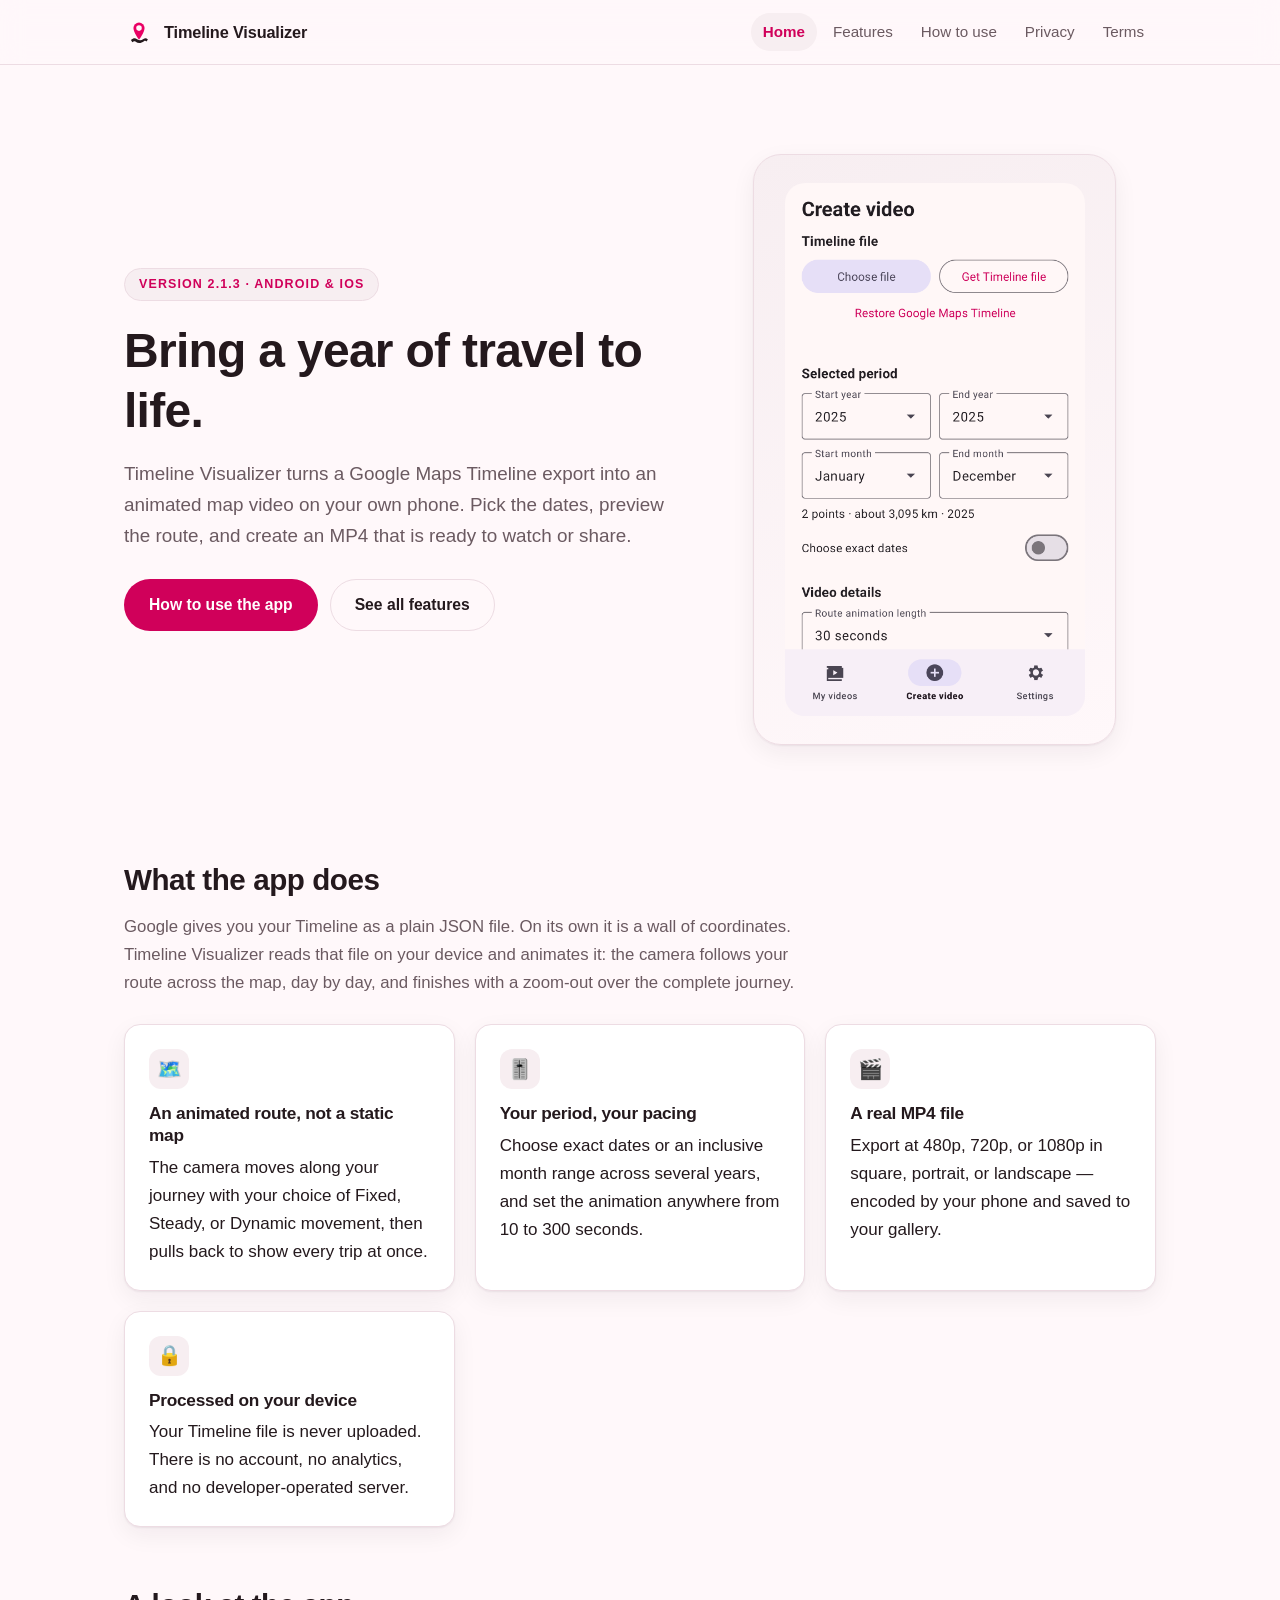
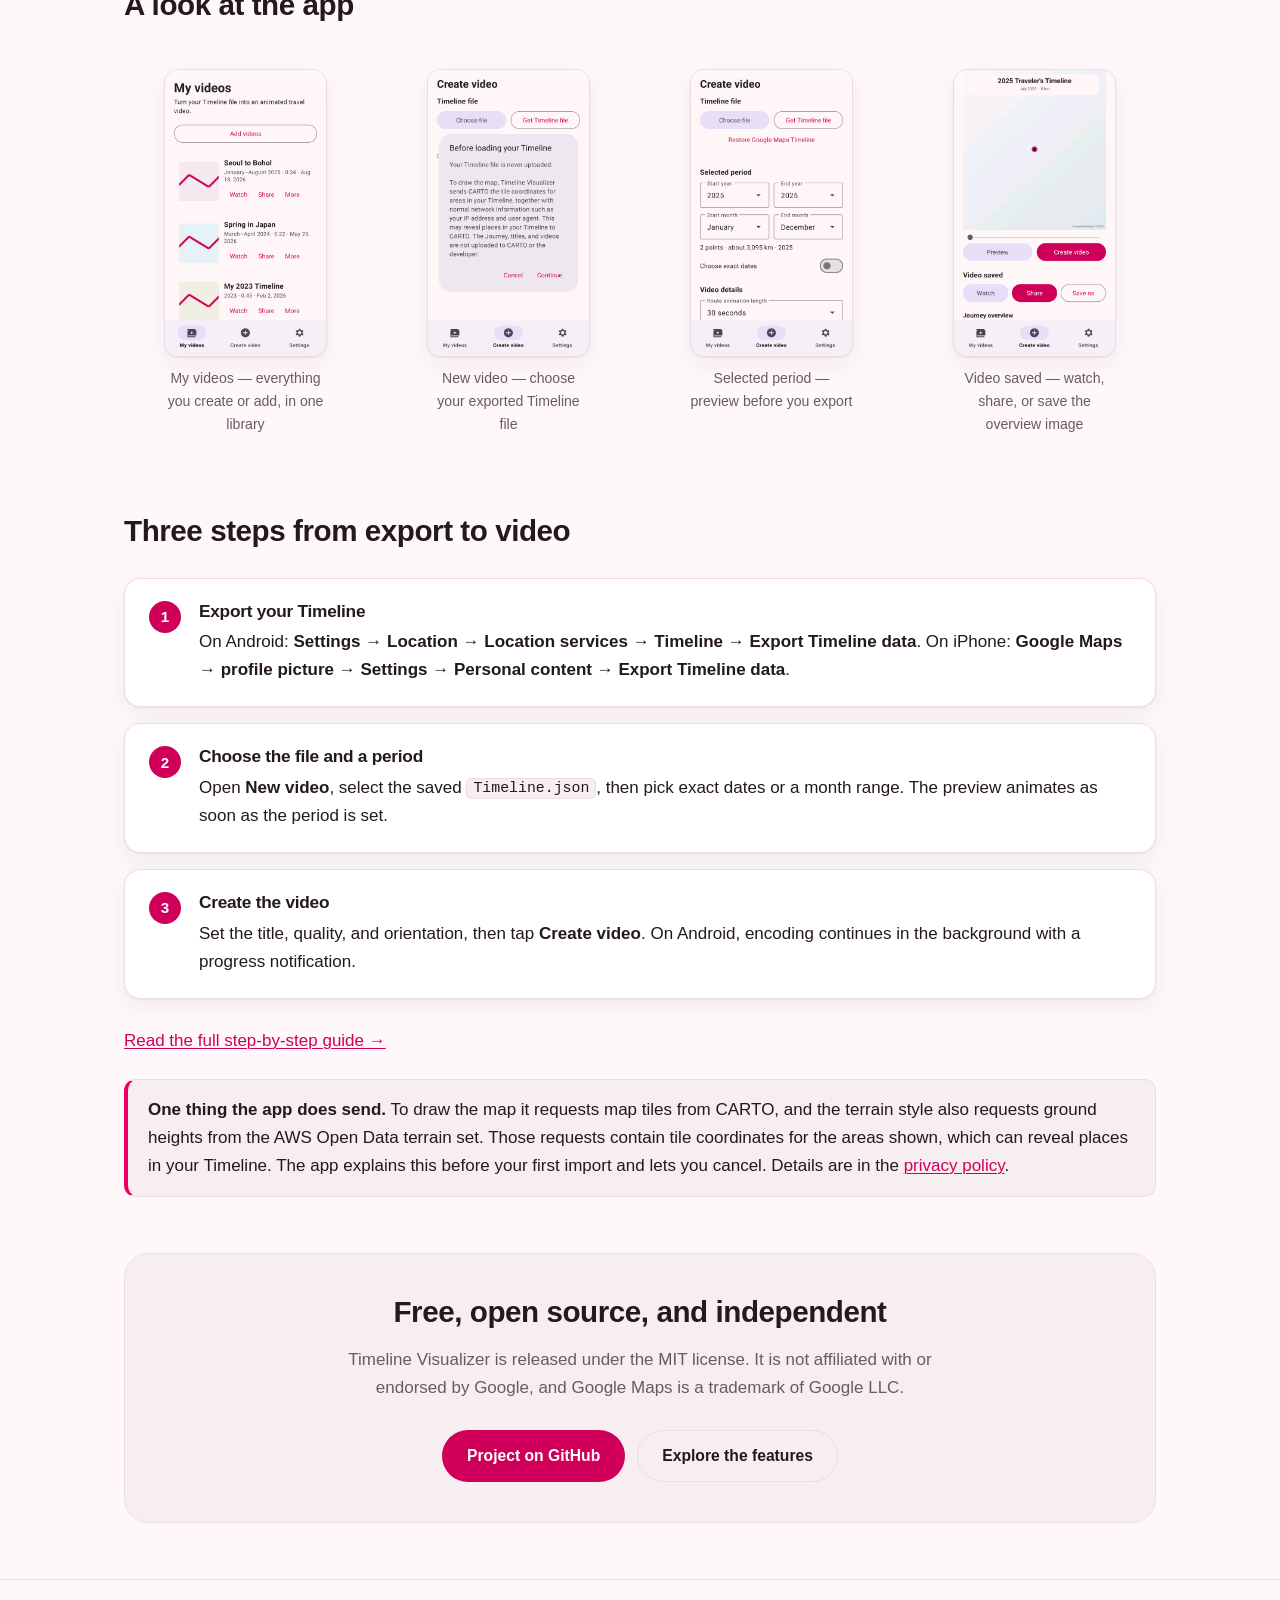
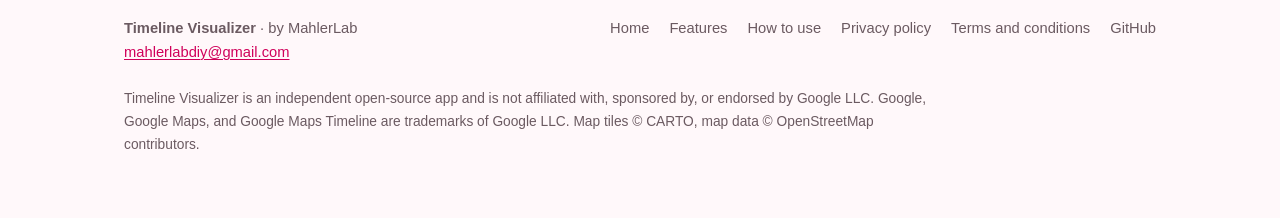
<file: index.html>
<!doctype html>
<html lang="en">
<head>
<meta charset="utf-8">
<meta name="viewport" content="width=device-width, initial-scale=1">
<title>Timeline Visualizer — Turn your Google Maps Timeline into an animated travel video</title>
<meta name="description" content="Timeline Visualizer turns a Google Maps Timeline export into an animated map video on your phone. Your Timeline file is never uploaded.">
<link rel="icon" href="assets/img/mark.svg" type="image/svg+xml">
<link rel="apple-touch-icon" href="assets/img/app-icon.png">
<meta property="og:type" content="website">
<meta property="og:title" content="Timeline Visualizer">
<meta property="og:description" content="Turn your Google Maps Timeline into an animated travel video, made entirely on your phone.">
<meta property="og:image" content="assets/img/app-icon.png">
<meta name="theme-color" content="#E90064">
<link rel="stylesheet" href="assets/css/style.css">
</head>
<body>
<a class="skip-link" href="#main">Skip to content</a>

<header class="site-header">
  <div class="wrap">
    <a class="brand" href="index.html">
      <img src="assets/img/mark.svg" alt="">
      Timeline Visualizer
    </a>
    <nav class="nav" aria-label="Main">
      <a href="index.html" aria-current="page">Home</a>
      <a href="features.html">Features</a>
      <a href="how-to-use.html">How to use</a>
      <a href="privacy.html">Privacy</a>
      <a href="terms.html">Terms</a>
    </nav>
  </div>
</header>

<main id="main">

  <section class="hero">
    <div class="wrap hero-grid">
      <div>
        <span class="eyebrow">Version 2.1.3 · Android &amp; iOS</span>
        <h1>Bring a year of travel to life.</h1>
        <p class="lede">
          Timeline Visualizer turns a Google Maps Timeline export into an animated map
          video on your own phone. Pick the dates, preview the route, and create an MP4
          that is ready to watch or share.
        </p>
        <div class="actions">
          <a class="btn btn-primary" href="how-to-use.html">How to use the app</a>
          <a class="btn btn-ghost" href="features.html">See all features</a>
        </div>
      </div>
      <figure class="hero-art">
        <img src="assets/img/screenshots/03-selected-period.png"
             alt="Timeline Visualizer showing an animated map preview of a selected travel period">
      </figure>
    </div>
  </section>

  <section class="wrap">
    <h2>What the app does</h2>
    <p class="section-lead">
      Google gives you your Timeline as a plain JSON file. On its own it is a wall of
      coordinates. Timeline Visualizer reads that file on your device and animates it:
      the camera follows your route across the map, day by day, and finishes with a
      zoom-out over the complete journey.
    </p>

    <div class="cards">
      <article class="card">
        <div class="icon" aria-hidden="true">🗺️</div>
        <h3>An animated route, not a static map</h3>
        <p>
          The camera moves along your journey with your choice of Fixed, Steady, or
          Dynamic movement, then pulls back to show every trip at once.
        </p>
      </article>
      <article class="card">
        <div class="icon" aria-hidden="true">🎚️</div>
        <h3>Your period, your pacing</h3>
        <p>
          Choose exact dates or an inclusive month range across several years, and set the
          animation anywhere from 10 to 300 seconds.
        </p>
      </article>
      <article class="card">
        <div class="icon" aria-hidden="true">🎬</div>
        <h3>A real MP4 file</h3>
        <p>
          Export at 480p, 720p, or 1080p in square, portrait, or landscape — encoded by
          your phone and saved to your gallery.
        </p>
      </article>
      <article class="card">
        <div class="icon" aria-hidden="true">🔒</div>
        <h3>Processed on your device</h3>
        <p>
          Your Timeline file is never uploaded. There is no account, no analytics, and no
          developer-operated server.
        </p>
      </article>
    </div>
  </section>

  <section class="wrap">
    <h2>A look at the app</h2>
    <div class="shots">
      <figure class="shot">
        <img src="assets/img/screenshots/01-videos.png" alt="The My videos library listing saved timeline videos with thumbnails">
        <figcaption>My videos — everything you create or add, in one library</figcaption>
      </figure>
      <figure class="shot">
        <img src="assets/img/screenshots/02-timeline-file.png" alt="The New video screen with the Timeline file chooser">
        <figcaption>New video — choose your exported Timeline file</figcaption>
      </figure>
      <figure class="shot">
        <img src="assets/img/screenshots/03-selected-period.png" alt="An animated map preview of the selected period">
        <figcaption>Selected period — preview before you export</figcaption>
      </figure>
      <figure class="shot">
        <img src="assets/img/screenshots/04-video-saved.png" alt="The completion screen showing a saved video and journey overview">
        <figcaption>Video saved — watch, share, or save the overview image</figcaption>
      </figure>
    </div>
  </section>

  <section class="wrap">
    <h2>Three steps from export to video</h2>
    <ol class="steps">
      <li>
        <h3>Export your Timeline</h3>
        <p>
          On Android: <strong>Settings → Location → Location services → Timeline → Export
          Timeline data</strong>. On iPhone: <strong>Google Maps → profile picture →
          Settings → Personal content → Export Timeline data</strong>.
        </p>
      </li>
      <li>
        <h3>Choose the file and a period</h3>
        <p>
          Open <strong>New video</strong>, select the saved <code>Timeline.json</code>, then
          pick exact dates or a month range. The preview animates as soon as the period is set.
        </p>
      </li>
      <li>
        <h3>Create the video</h3>
        <p>
          Set the title, quality, and orientation, then tap <strong>Create video</strong>.
          On Android, encoding continues in the background with a progress notification.
        </p>
      </li>
    </ol>
    <p><a href="how-to-use.html">Read the full step-by-step guide →</a></p>
  </section>

  <section class="wrap">
    <div class="note">
      <p>
        <strong>One thing the app does send.</strong> To draw the map it requests map tiles
        from CARTO, and the terrain style also requests ground heights from the AWS Open
        Data terrain set. Those requests contain tile coordinates for the areas shown, which
        can reveal places in your Timeline. The app explains this before your first import and
        lets you cancel. Details are in the <a href="privacy.html">privacy policy</a>.
      </p>
    </div>
  </section>

  <section class="wrap">
    <div class="cta">
      <h2>Free, open source, and independent</h2>
      <p>
        Timeline Visualizer is released under the MIT license. It is not affiliated with or
        endorsed by Google, and Google Maps is a trademark of Google LLC.
      </p>
      <div class="actions">
        <a class="btn btn-primary" href="https://github.com/mahlernim/google-timeline-visualizer">Project on GitHub</a>
        <a class="btn btn-ghost" href="features.html">Explore the features</a>
      </div>
    </div>
  </section>

</main>

<footer class="site-footer">
  <div class="wrap">
    <div class="footer-grid">
      <div>
        <strong>Timeline Visualizer</strong> · by MahlerLab<br>
        <a href="mailto:mahlerlabdiy@gmail.com">mahlerlabdiy@gmail.com</a>
      </div>
      <nav class="footer-links" aria-label="Footer">
        <a href="index.html">Home</a>
        <a href="features.html">Features</a>
        <a href="how-to-use.html">How to use</a>
        <a href="privacy.html">Privacy policy</a>
        <a href="terms.html">Terms and conditions</a>
        <a href="https://github.com/mahlernim/google-timeline-visualizer">GitHub</a>
      </nav>
    </div>
    <p class="disclaimer">
      Timeline Visualizer is an independent open-source app and is not affiliated with,
      sponsored by, or endorsed by Google LLC. Google, Google Maps, and Google Maps Timeline
      are trademarks of Google LLC. Map tiles © CARTO, map data © OpenStreetMap contributors.
    </p>
  </div>
</footer>

</body>
</html>
</file>
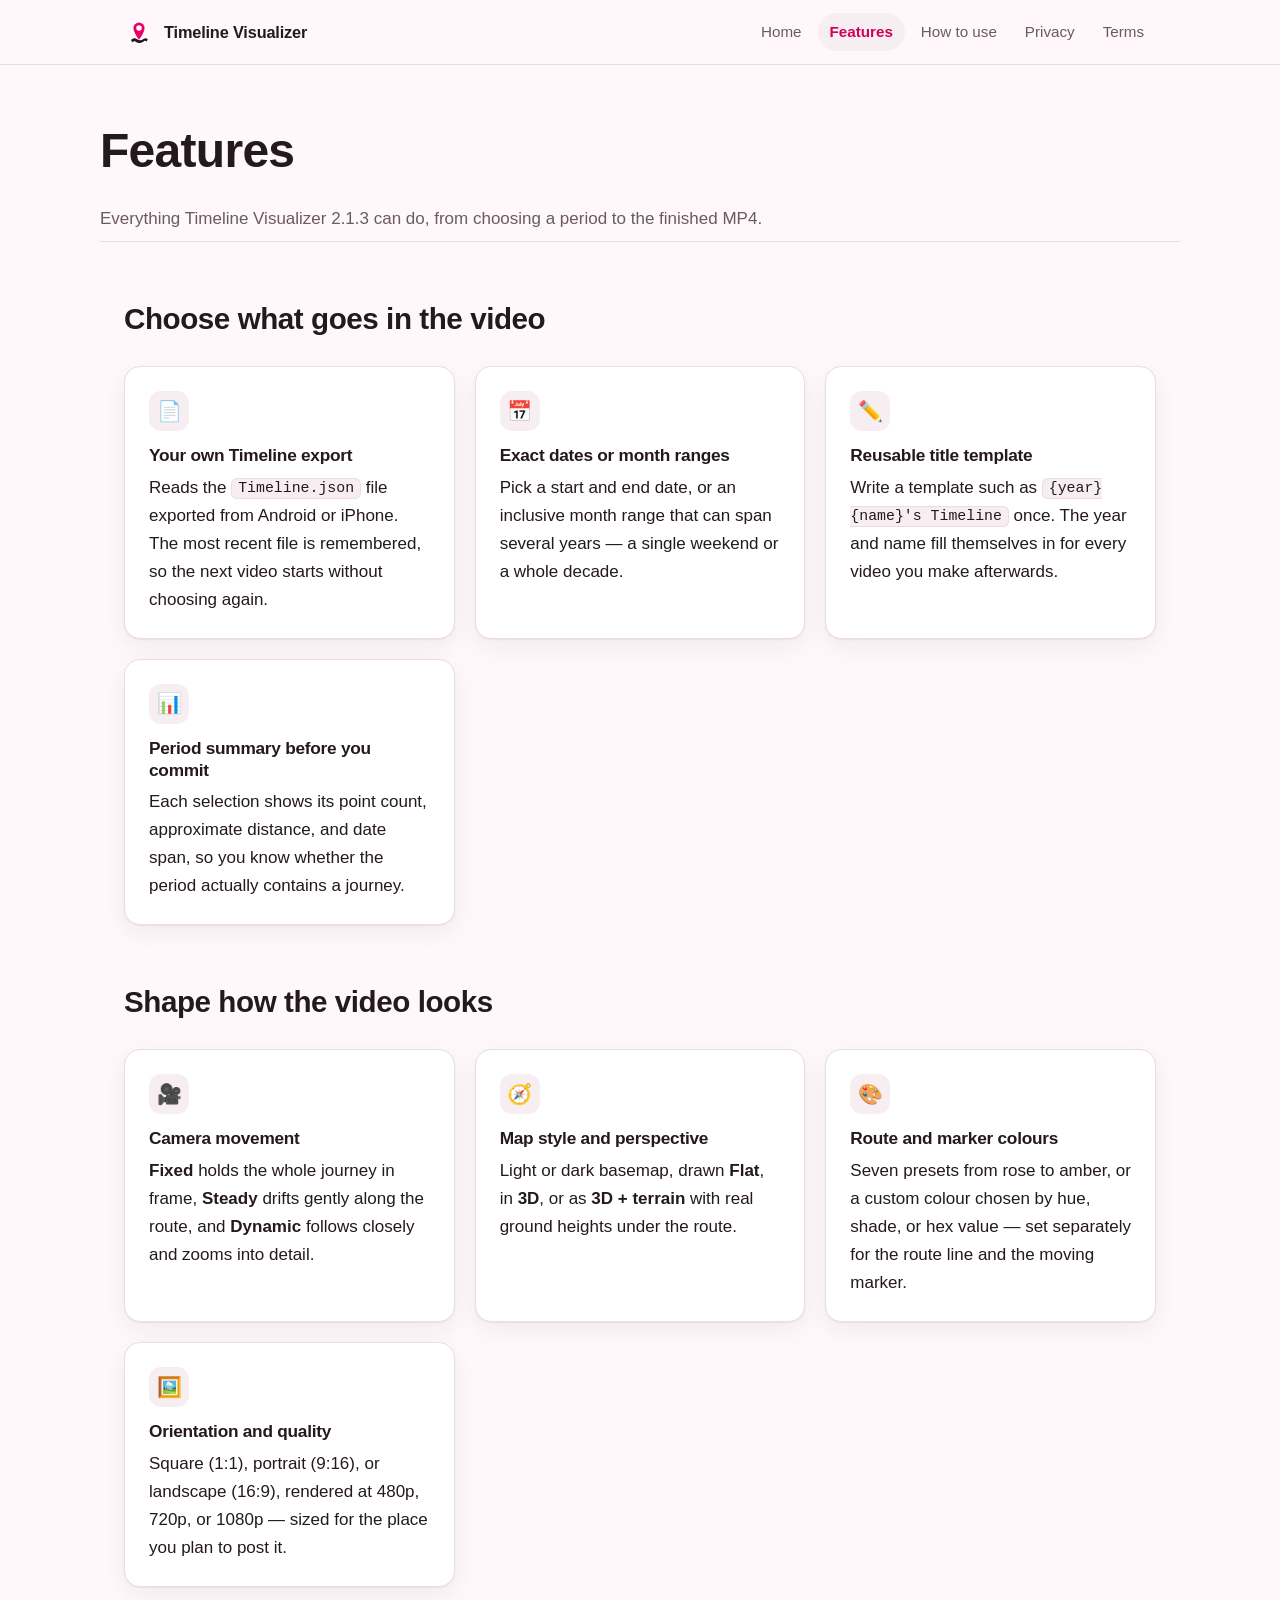
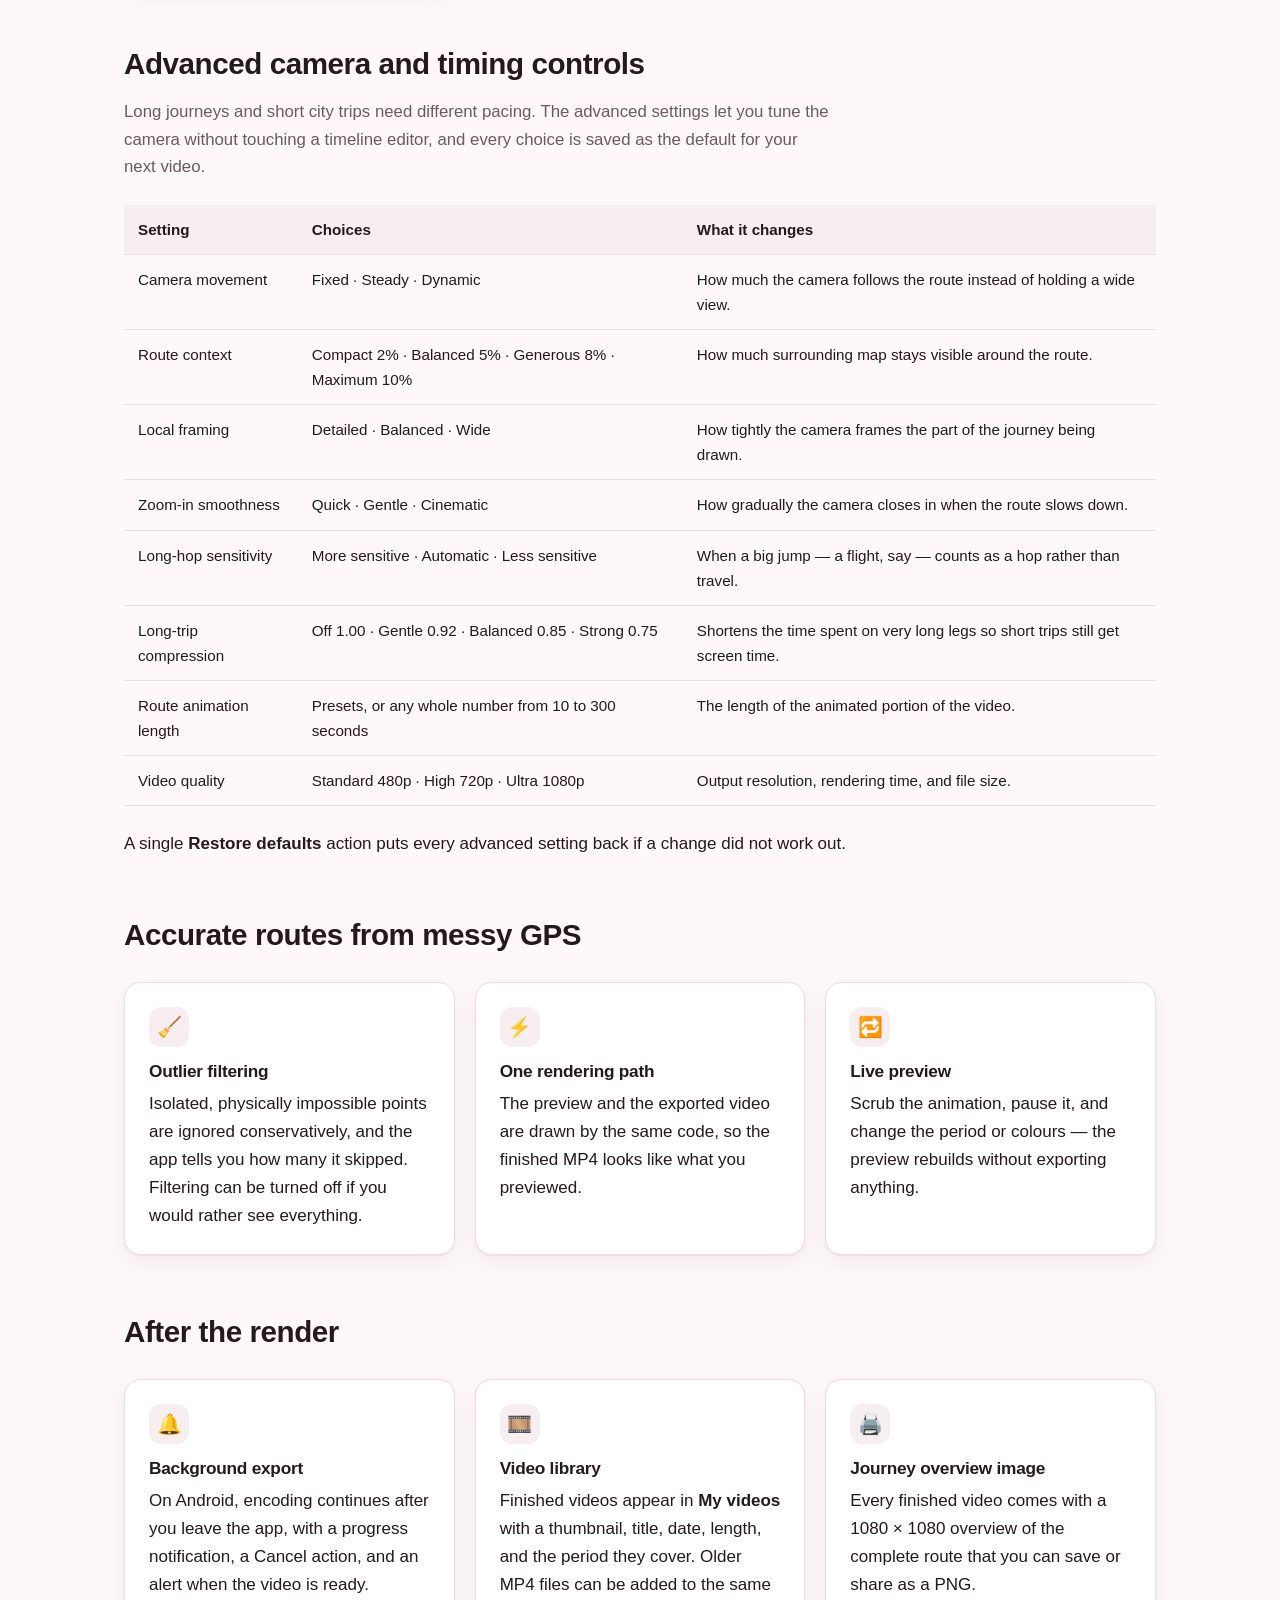
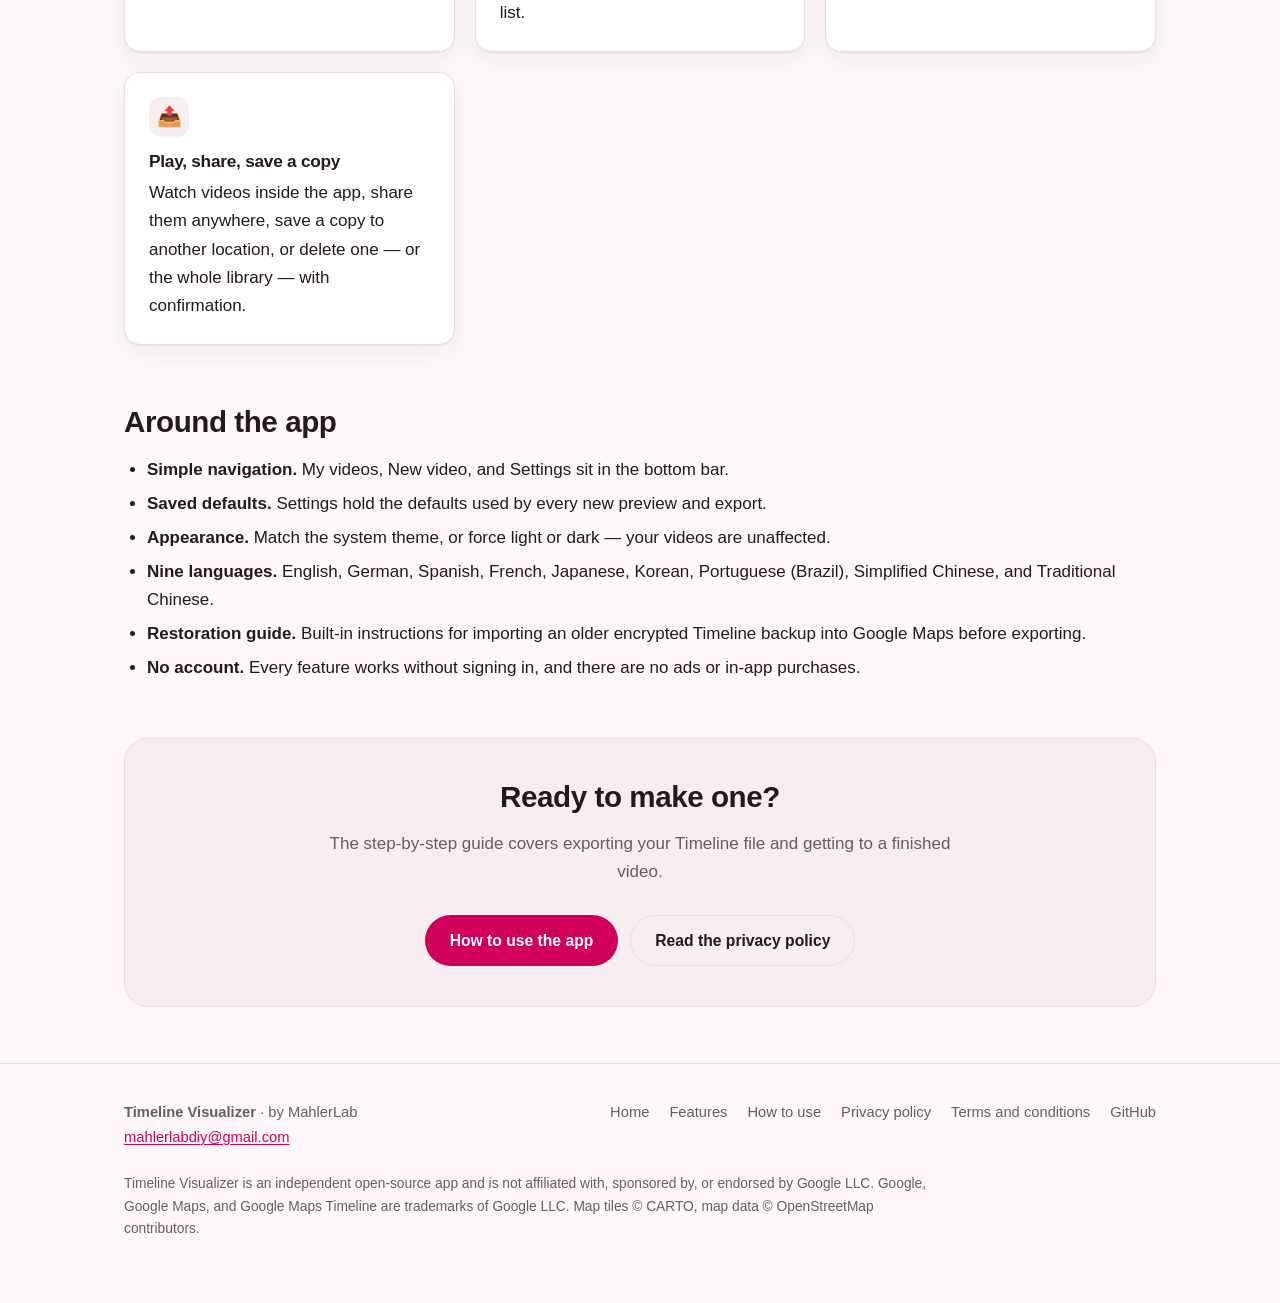
<file: features.html>
<!doctype html>
<html lang="en">
<head>
<meta charset="utf-8">
<meta name="viewport" content="width=device-width, initial-scale=1">
<title>Features — Timeline Visualizer</title>
<meta name="description" content="Every feature of Timeline Visualizer: camera movement, map styles, 3D and terrain perspectives, colours, quality and orientation, the video library, and background export.">
<link rel="icon" href="assets/img/mark.svg" type="image/svg+xml">
<link rel="apple-touch-icon" href="assets/img/app-icon.png">
<meta property="og:type" content="website">
<meta property="og:title" content="Features — Timeline Visualizer">
<meta property="og:description" content="Camera movement, map styles, 3D and terrain, colours, quality and orientation, and the video library.">
<meta property="og:image" content="assets/img/app-icon.png">
<meta name="theme-color" content="#E90064">
<link rel="stylesheet" href="assets/css/style.css">
</head>
<body>
<a class="skip-link" href="#main">Skip to content</a>

<header class="site-header">
  <div class="wrap">
    <a class="brand" href="index.html">
      <img src="assets/img/mark.svg" alt="">
      Timeline Visualizer
    </a>
    <nav class="nav" aria-label="Main">
      <a href="index.html">Home</a>
      <a href="features.html" aria-current="page">Features</a>
      <a href="how-to-use.html">How to use</a>
      <a href="privacy.html">Privacy</a>
      <a href="terms.html">Terms</a>
    </nav>
  </div>
</header>

<main id="main">

  <div class="wrap page-head">
    <h1>Features</h1>
    <p>Everything Timeline Visualizer 2.1.3 can do, from choosing a period to the finished MP4.</p>
  </div>

  <section class="wrap">
    <h2>Choose what goes in the video</h2>
    <div class="cards">
      <article class="card">
        <div class="icon" aria-hidden="true">📄</div>
        <h3>Your own Timeline export</h3>
        <p>
          Reads the <code>Timeline.json</code> file exported from Android or iPhone. The most
          recent file is remembered, so the next video starts without choosing again.
        </p>
      </article>
      <article class="card">
        <div class="icon" aria-hidden="true">📅</div>
        <h3>Exact dates or month ranges</h3>
        <p>
          Pick a start and end date, or an inclusive month range that can span several years —
          a single weekend or a whole decade.
        </p>
      </article>
      <article class="card">
        <div class="icon" aria-hidden="true">✏️</div>
        <h3>Reusable title template</h3>
        <p>
          Write a template such as <code>{year} {name}'s Timeline</code> once. The year and
          name fill themselves in for every video you make afterwards.
        </p>
      </article>
      <article class="card">
        <div class="icon" aria-hidden="true">📊</div>
        <h3>Period summary before you commit</h3>
        <p>
          Each selection shows its point count, approximate distance, and date span, so you
          know whether the period actually contains a journey.
        </p>
      </article>
    </div>
  </section>

  <section class="wrap">
    <h2>Shape how the video looks</h2>
    <div class="cards">
      <article class="card">
        <div class="icon" aria-hidden="true">🎥</div>
        <h3>Camera movement</h3>
        <p>
          <strong>Fixed</strong> holds the whole journey in frame, <strong>Steady</strong>
          drifts gently along the route, and <strong>Dynamic</strong> follows closely and
          zooms into detail.
        </p>
      </article>
      <article class="card">
        <div class="icon" aria-hidden="true">🧭</div>
        <h3>Map style and perspective</h3>
        <p>
          Light or dark basemap, drawn <strong>Flat</strong>, in <strong>3D</strong>, or as
          <strong>3D + terrain</strong> with real ground heights under the route.
        </p>
      </article>
      <article class="card">
        <div class="icon" aria-hidden="true">🎨</div>
        <h3>Route and marker colours</h3>
        <p>
          Seven presets from rose to amber, or a custom colour chosen by hue, shade, or hex
          value — set separately for the route line and the moving marker.
        </p>
      </article>
      <article class="card">
        <div class="icon" aria-hidden="true">🖼️</div>
        <h3>Orientation and quality</h3>
        <p>
          Square (1:1), portrait (9:16), or landscape (16:9), rendered at 480p, 720p, or
          1080p — sized for the place you plan to post it.
        </p>
      </article>
    </div>
  </section>

  <section class="wrap">
    <h2>Advanced camera and timing controls</h2>
    <p class="section-lead">
      Long journeys and short city trips need different pacing. The advanced settings let you
      tune the camera without touching a timeline editor, and every choice is saved as the
      default for your next video.
    </p>
    <div class="table-wrap">
      <table>
        <thead>
          <tr><th scope="col">Setting</th><th scope="col">Choices</th><th scope="col">What it changes</th></tr>
        </thead>
        <tbody>
          <tr>
            <td>Camera movement</td>
            <td>Fixed · Steady · Dynamic</td>
            <td>How much the camera follows the route instead of holding a wide view.</td>
          </tr>
          <tr>
            <td>Route context</td>
            <td>Compact 2% · Balanced 5% · Generous 8% · Maximum 10%</td>
            <td>How much surrounding map stays visible around the route.</td>
          </tr>
          <tr>
            <td>Local framing</td>
            <td>Detailed · Balanced · Wide</td>
            <td>How tightly the camera frames the part of the journey being drawn.</td>
          </tr>
          <tr>
            <td>Zoom-in smoothness</td>
            <td>Quick · Gentle · Cinematic</td>
            <td>How gradually the camera closes in when the route slows down.</td>
          </tr>
          <tr>
            <td>Long-hop sensitivity</td>
            <td>More sensitive · Automatic · Less sensitive</td>
            <td>When a big jump — a flight, say — counts as a hop rather than travel.</td>
          </tr>
          <tr>
            <td>Long-trip compression</td>
            <td>Off 1.00 · Gentle 0.92 · Balanced 0.85 · Strong 0.75</td>
            <td>Shortens the time spent on very long legs so short trips still get screen time.</td>
          </tr>
          <tr>
            <td>Route animation length</td>
            <td>Presets, or any whole number from 10 to 300 seconds</td>
            <td>The length of the animated portion of the video.</td>
          </tr>
          <tr>
            <td>Video quality</td>
            <td>Standard 480p · High 720p · Ultra 1080p</td>
            <td>Output resolution, rendering time, and file size.</td>
          </tr>
        </tbody>
      </table>
    </div>
    <p>A single <strong>Restore defaults</strong> action puts every advanced setting back if a change did not work out.</p>
  </section>

  <section class="wrap">
    <h2>Accurate routes from messy GPS</h2>
    <div class="cards">
      <article class="card">
        <div class="icon" aria-hidden="true">🧹</div>
        <h3>Outlier filtering</h3>
        <p>
          Isolated, physically impossible points are ignored conservatively, and the app tells
          you how many it skipped. Filtering can be turned off if you would rather see everything.
        </p>
      </article>
      <article class="card">
        <div class="icon" aria-hidden="true">⚡</div>
        <h3>One rendering path</h3>
        <p>
          The preview and the exported video are drawn by the same code, so the finished MP4
          looks like what you previewed.
        </p>
      </article>
      <article class="card">
        <div class="icon" aria-hidden="true">🔁</div>
        <h3>Live preview</h3>
        <p>
          Scrub the animation, pause it, and change the period or colours — the preview
          rebuilds without exporting anything.
        </p>
      </article>
    </div>
  </section>

  <section class="wrap">
    <h2>After the render</h2>
    <div class="cards">
      <article class="card">
        <div class="icon" aria-hidden="true">🔔</div>
        <h3>Background export</h3>
        <p>
          On Android, encoding continues after you leave the app, with a progress notification,
          a Cancel action, and an alert when the video is ready.
        </p>
      </article>
      <article class="card">
        <div class="icon" aria-hidden="true">🎞️</div>
        <h3>Video library</h3>
        <p>
          Finished videos appear in <strong>My videos</strong> with a thumbnail, title, date,
          length, and the period they cover. Older MP4 files can be added to the same list.
        </p>
      </article>
      <article class="card">
        <div class="icon" aria-hidden="true">🖨️</div>
        <h3>Journey overview image</h3>
        <p>
          Every finished video comes with a 1080 × 1080 overview of the complete route that you
          can save or share as a PNG.
        </p>
      </article>
      <article class="card">
        <div class="icon" aria-hidden="true">📤</div>
        <h3>Play, share, save a copy</h3>
        <p>
          Watch videos inside the app, share them anywhere, save a copy to another location, or
          delete one — or the whole library — with confirmation.
        </p>
      </article>
    </div>
  </section>

  <section class="wrap">
    <h2>Around the app</h2>
    <ul>
      <li><strong>Simple navigation.</strong> My videos, New video, and Settings sit in the bottom bar.</li>
      <li><strong>Saved defaults.</strong> Settings hold the defaults used by every new preview and export.</li>
      <li><strong>Appearance.</strong> Match the system theme, or force light or dark — your videos are unaffected.</li>
      <li><strong>Nine languages.</strong> English, German, Spanish, French, Japanese, Korean, Portuguese (Brazil), Simplified Chinese, and Traditional Chinese.</li>
      <li><strong>Restoration guide.</strong> Built-in instructions for importing an older encrypted Timeline backup into Google Maps before exporting.</li>
      <li><strong>No account.</strong> Every feature works without signing in, and there are no ads or in-app purchases.</li>
    </ul>
  </section>

  <section class="wrap">
    <div class="cta">
      <h2>Ready to make one?</h2>
      <p>The step-by-step guide covers exporting your Timeline file and getting to a finished video.</p>
      <div class="actions">
        <a class="btn btn-primary" href="how-to-use.html">How to use the app</a>
        <a class="btn btn-ghost" href="privacy.html">Read the privacy policy</a>
      </div>
    </div>
  </section>

</main>

<footer class="site-footer">
  <div class="wrap">
    <div class="footer-grid">
      <div>
        <strong>Timeline Visualizer</strong> · by MahlerLab<br>
        <a href="mailto:mahlerlabdiy@gmail.com">mahlerlabdiy@gmail.com</a>
      </div>
      <nav class="footer-links" aria-label="Footer">
        <a href="index.html">Home</a>
        <a href="features.html">Features</a>
        <a href="how-to-use.html">How to use</a>
        <a href="privacy.html">Privacy policy</a>
        <a href="terms.html">Terms and conditions</a>
        <a href="https://github.com/mahlernim/google-timeline-visualizer">GitHub</a>
      </nav>
    </div>
    <p class="disclaimer">
      Timeline Visualizer is an independent open-source app and is not affiliated with,
      sponsored by, or endorsed by Google LLC. Google, Google Maps, and Google Maps Timeline
      are trademarks of Google LLC. Map tiles © CARTO, map data © OpenStreetMap contributors.
    </p>
  </div>
</footer>

</body>
</html>
</file>
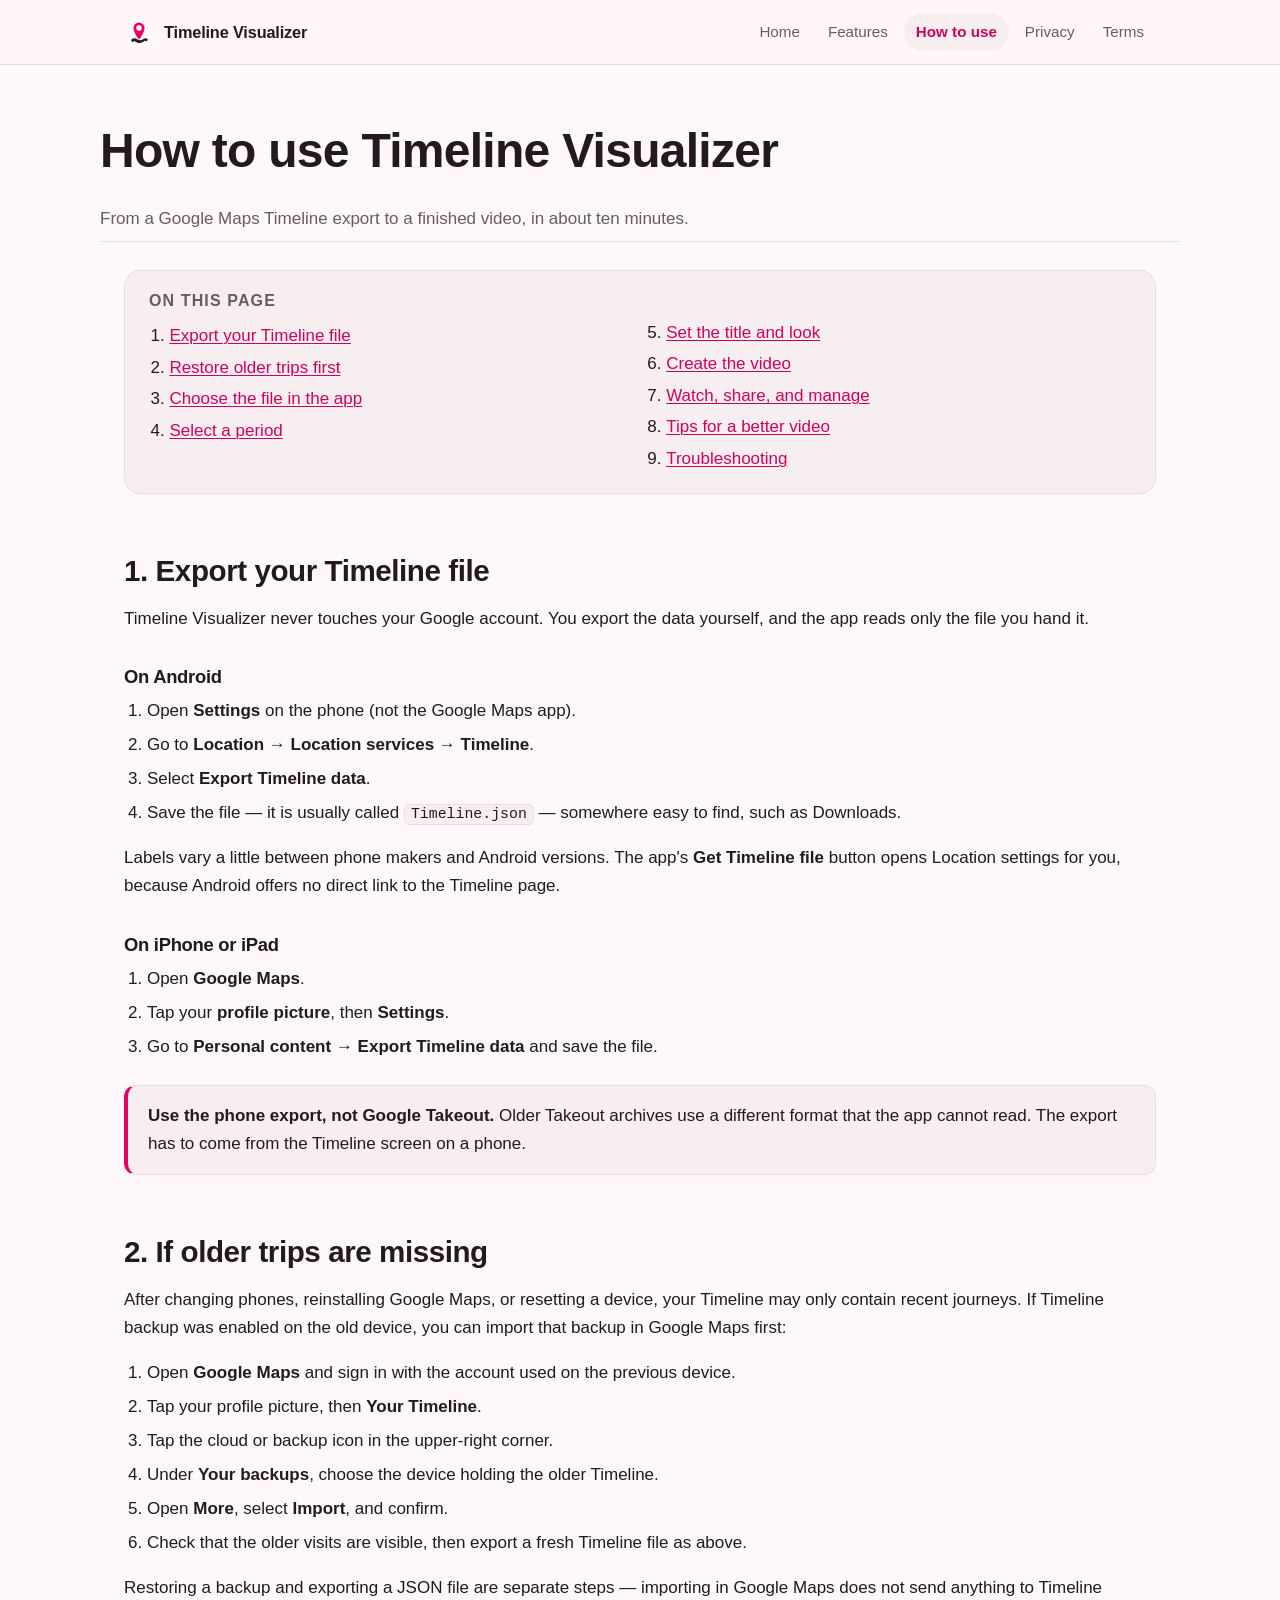
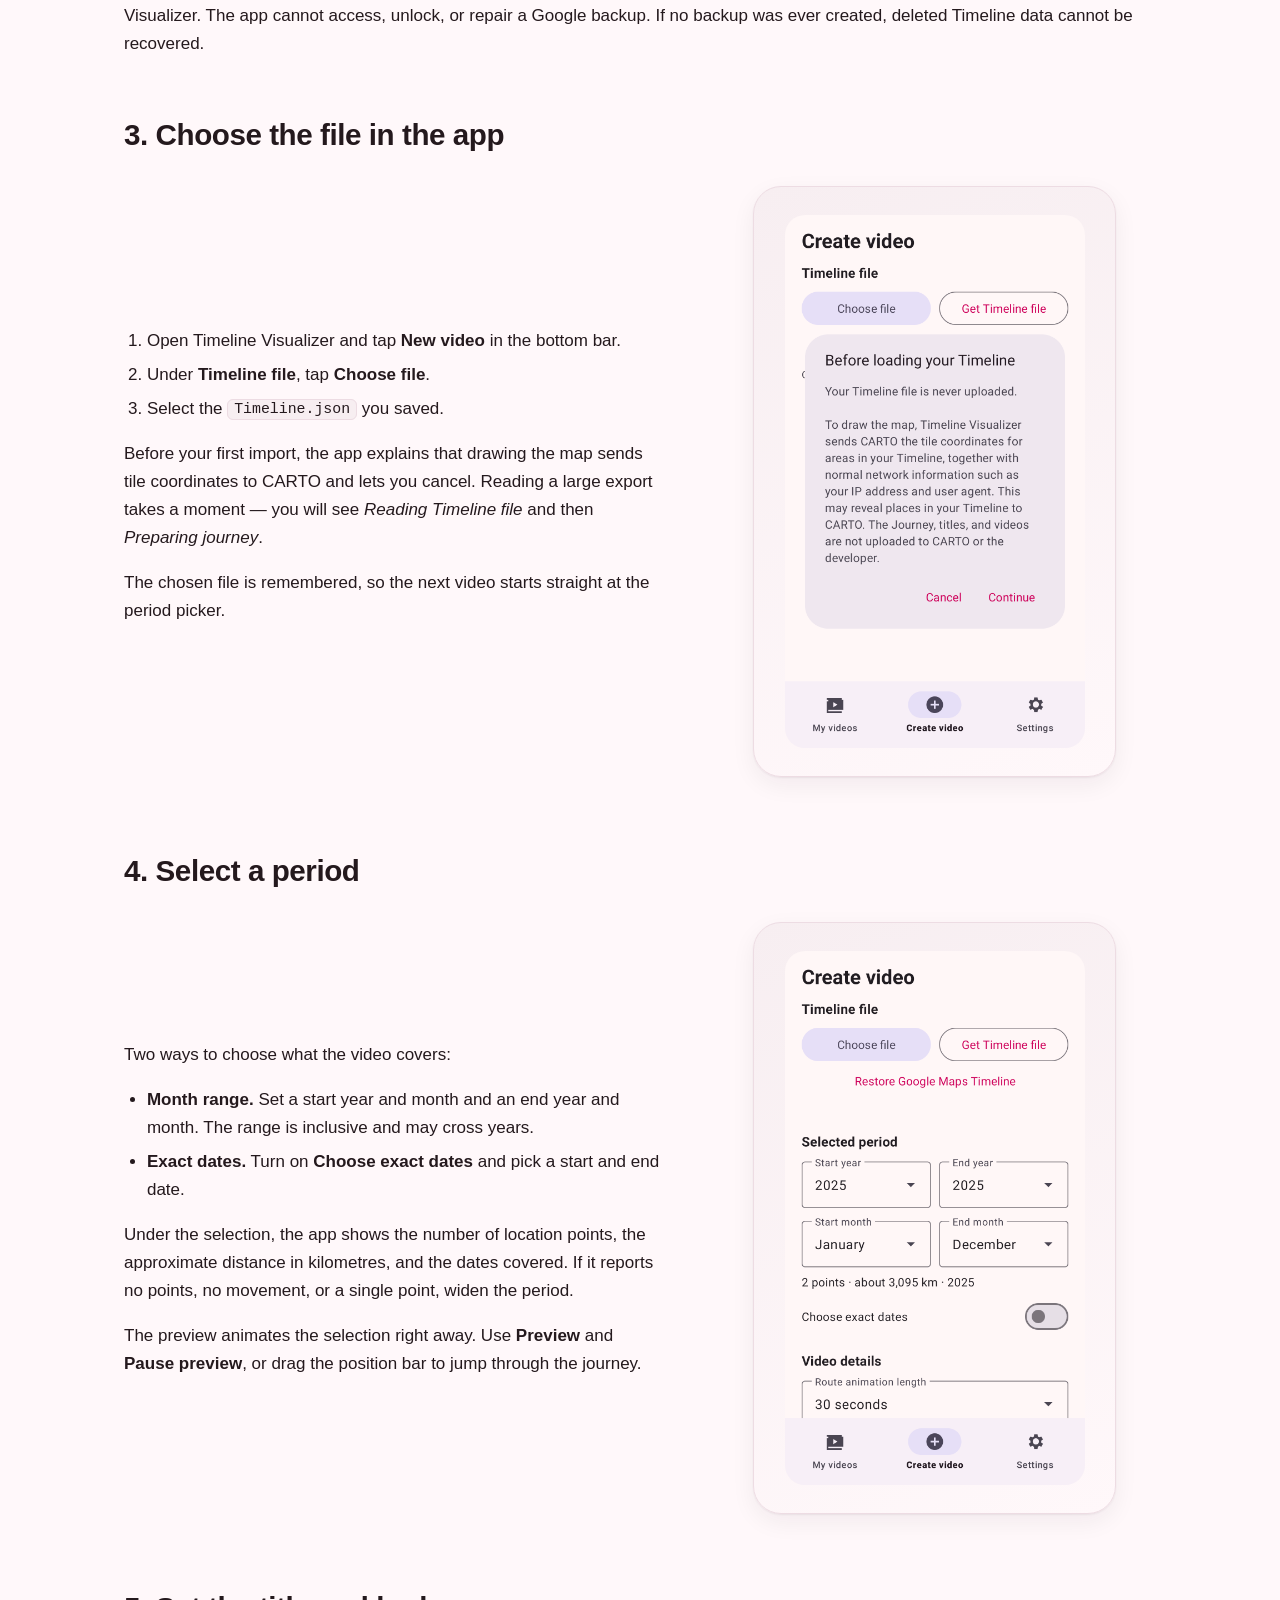
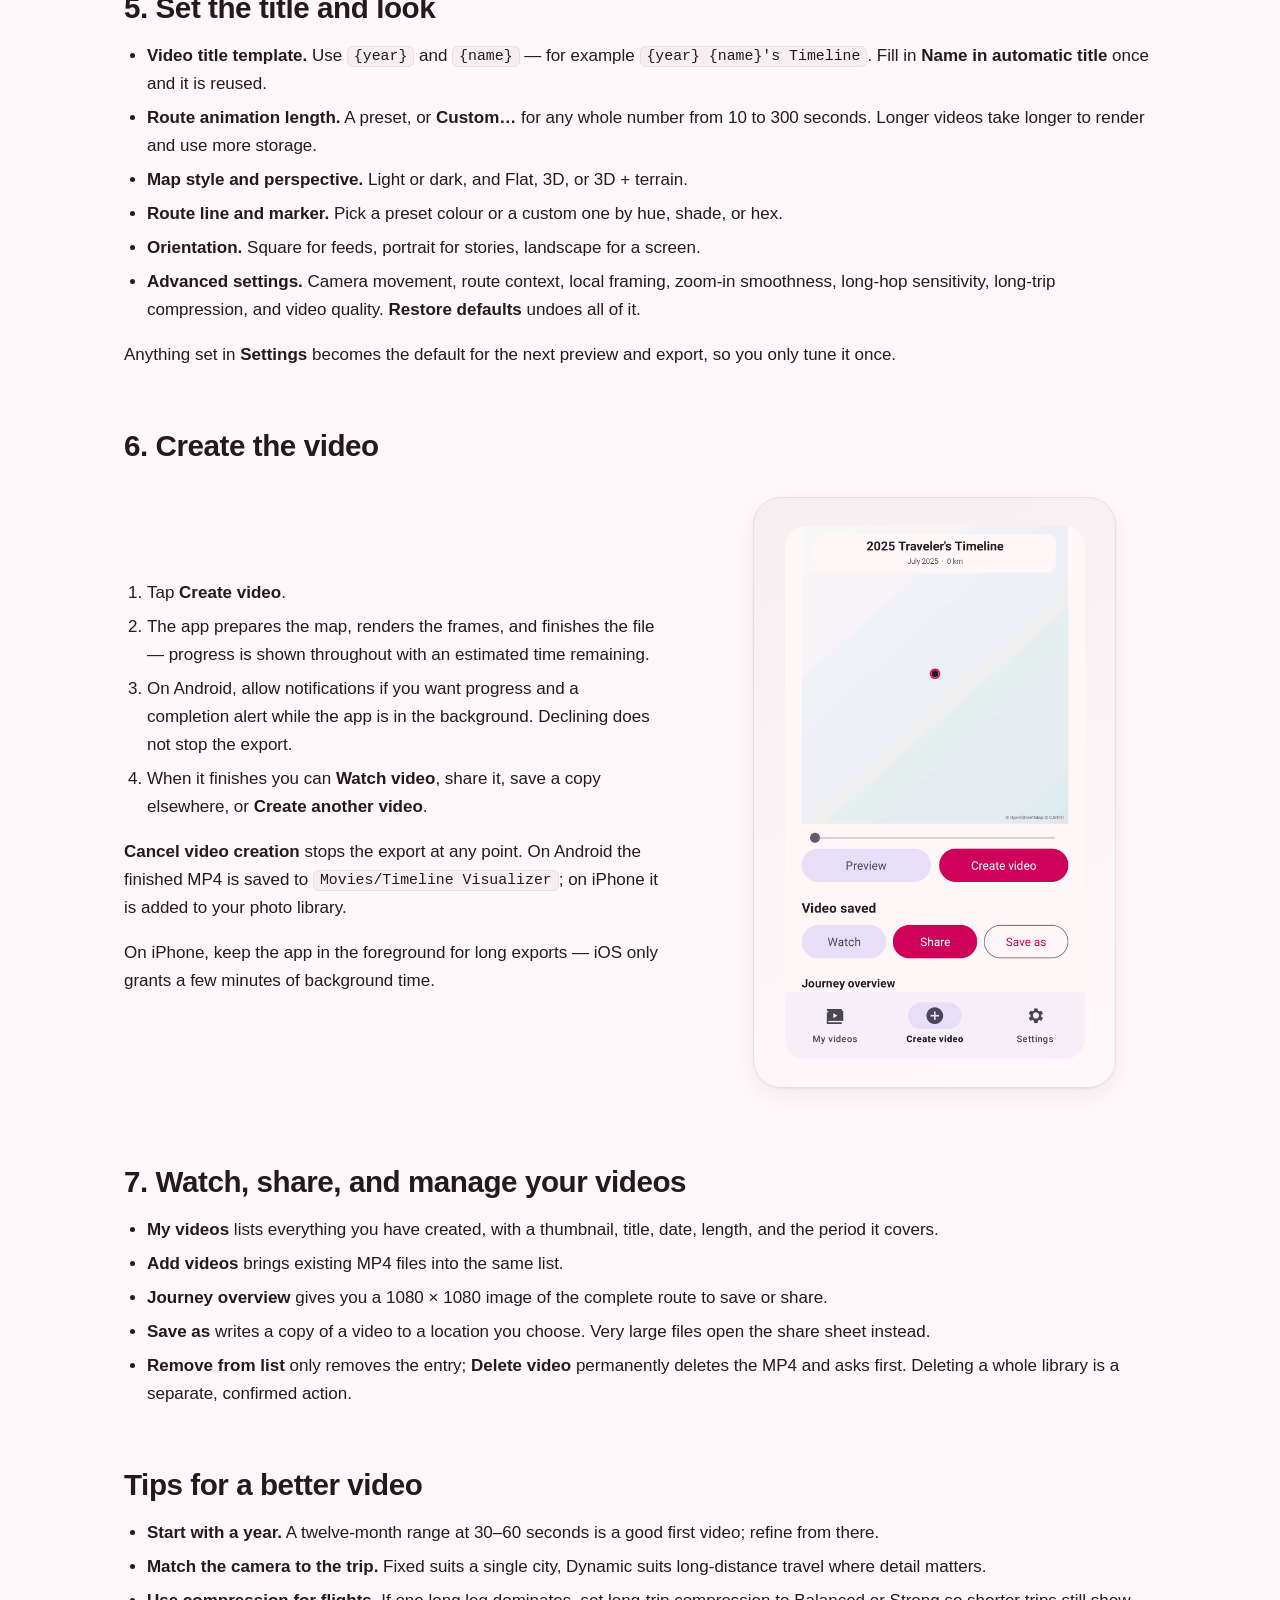
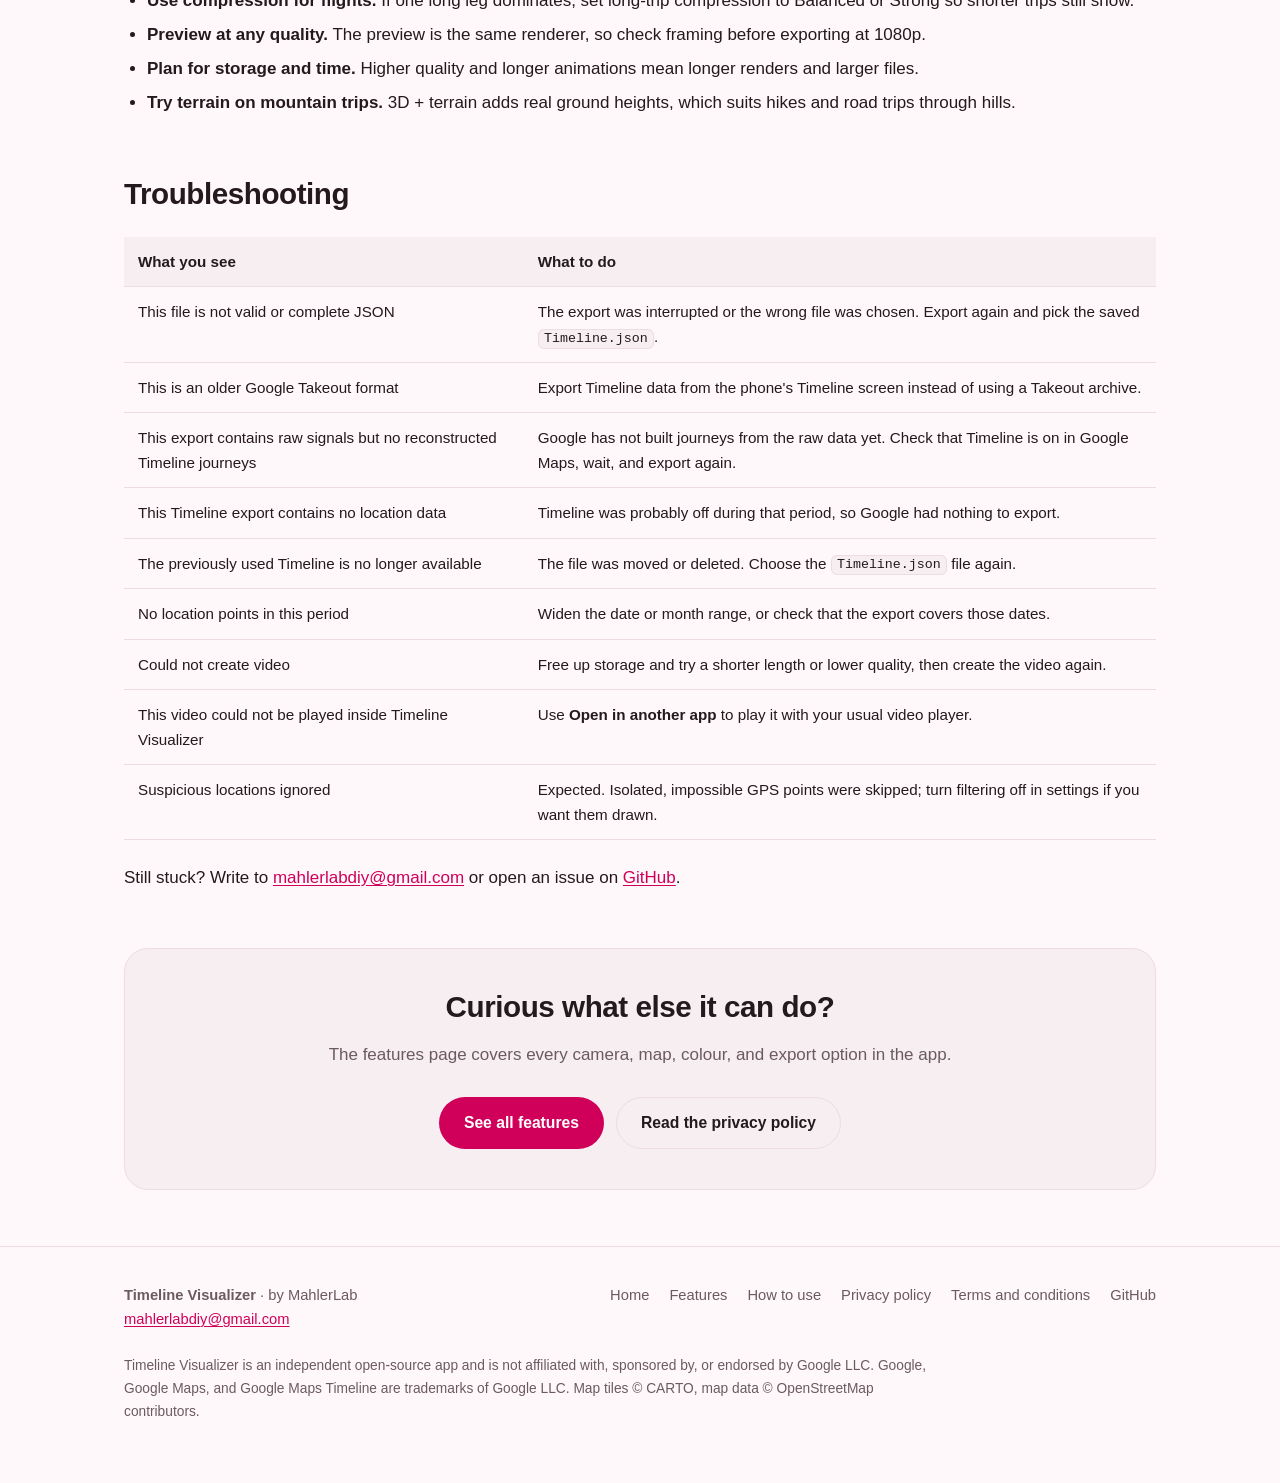
<file: how-to-use.html>
<!doctype html>
<html lang="en">
<head>
<meta charset="utf-8">
<meta name="viewport" content="width=device-width, initial-scale=1">
<title>How to use — Timeline Visualizer</title>
<meta name="description" content="Step-by-step: export your Google Maps Timeline file, choose a period, and create an animated travel video with Timeline Visualizer.">
<link rel="icon" href="assets/img/mark.svg" type="image/svg+xml">
<link rel="apple-touch-icon" href="assets/img/app-icon.png">
<meta property="og:type" content="website">
<meta property="og:title" content="How to use — Timeline Visualizer">
<meta property="og:description" content="Export your Timeline file, choose a period, and create an animated travel video.">
<meta property="og:image" content="assets/img/app-icon.png">
<meta name="theme-color" content="#E90064">
<link rel="stylesheet" href="assets/css/style.css">
</head>
<body>
<a class="skip-link" href="#main">Skip to content</a>

<header class="site-header">
  <div class="wrap">
    <a class="brand" href="index.html">
      <img src="assets/img/mark.svg" alt="">
      Timeline Visualizer
    </a>
    <nav class="nav" aria-label="Main">
      <a href="index.html">Home</a>
      <a href="features.html">Features</a>
      <a href="how-to-use.html" aria-current="page">How to use</a>
      <a href="privacy.html">Privacy</a>
      <a href="terms.html">Terms</a>
    </nav>
  </div>
</header>

<main id="main">

  <div class="wrap page-head">
    <h1>How to use Timeline Visualizer</h1>
    <p>From a Google Maps Timeline export to a finished video, in about ten minutes.</p>
  </div>

  <section class="wrap">
    <div class="toc">
      <h2>On this page</h2>
      <ol>
        <li><a href="#export">Export your Timeline file</a></li>
        <li><a href="#restore">Restore older trips first</a></li>
        <li><a href="#choose">Choose the file in the app</a></li>
        <li><a href="#period">Select a period</a></li>
        <li><a href="#customize">Set the title and look</a></li>
        <li><a href="#create">Create the video</a></li>
        <li><a href="#library">Watch, share, and manage</a></li>
        <li><a href="#tips">Tips for a better video</a></li>
        <li><a href="#trouble">Troubleshooting</a></li>
      </ol>
    </div>
  </section>

  <section class="wrap" id="export">
    <h2>1. Export your Timeline file</h2>
    <p>
      Timeline Visualizer never touches your Google account. You export the data yourself,
      and the app reads only the file you hand it.
    </p>

    <h3>On Android</h3>
    <ol>
      <li>Open <strong>Settings</strong> on the phone (not the Google Maps app).</li>
      <li>Go to <strong>Location → Location services → Timeline</strong>.</li>
      <li>Select <strong>Export Timeline data</strong>.</li>
      <li>Save the file — it is usually called <code>Timeline.json</code> — somewhere easy to find, such as Downloads.</li>
    </ol>
    <p>
      Labels vary a little between phone makers and Android versions. The app's
      <strong>Get Timeline file</strong> button opens Location settings for you, because Android
      offers no direct link to the Timeline page.
    </p>

    <h3>On iPhone or iPad</h3>
    <ol>
      <li>Open <strong>Google Maps</strong>.</li>
      <li>Tap your <strong>profile picture</strong>, then <strong>Settings</strong>.</li>
      <li>Go to <strong>Personal content → Export Timeline data</strong> and save the file.</li>
    </ol>

    <div class="note">
      <p>
        <strong>Use the phone export, not Google Takeout.</strong> Older Takeout archives use a
        different format that the app cannot read. The export has to come from the Timeline
        screen on a phone.
      </p>
    </div>
  </section>

  <section class="wrap" id="restore">
    <h2>2. If older trips are missing</h2>
    <p>
      After changing phones, reinstalling Google Maps, or resetting a device, your Timeline may
      only contain recent journeys. If Timeline backup was enabled on the old device, you can
      import that backup in Google Maps first:
    </p>
    <ol>
      <li>Open <strong>Google Maps</strong> and sign in with the account used on the previous device.</li>
      <li>Tap your profile picture, then <strong>Your Timeline</strong>.</li>
      <li>Tap the cloud or backup icon in the upper-right corner.</li>
      <li>Under <strong>Your backups</strong>, choose the device holding the older Timeline.</li>
      <li>Open <strong>More</strong>, select <strong>Import</strong>, and confirm.</li>
      <li>Check that the older visits are visible, then export a fresh Timeline file as above.</li>
    </ol>
    <p>
      Restoring a backup and exporting a JSON file are separate steps — importing in Google Maps
      does not send anything to Timeline Visualizer. The app cannot access, unlock, or repair a
      Google backup. If no backup was ever created, deleted Timeline data cannot be recovered.
    </p>
  </section>

  <section class="wrap" id="choose">
    <h2>3. Choose the file in the app</h2>
    <div class="hero-grid">
      <div>
        <ol>
          <li>Open Timeline Visualizer and tap <strong>New video</strong> in the bottom bar.</li>
          <li>Under <strong>Timeline file</strong>, tap <strong>Choose file</strong>.</li>
          <li>Select the <code>Timeline.json</code> you saved.</li>
        </ol>
        <p>
          Before your first import, the app explains that drawing the map sends tile coordinates
          to CARTO and lets you cancel. Reading a large export takes a moment — you will see
          <em>Reading Timeline file</em> and then <em>Preparing journey</em>.
        </p>
        <p>
          The chosen file is remembered, so the next video starts straight at the period picker.
        </p>
      </div>
      <figure class="hero-art">
        <img src="assets/img/screenshots/02-timeline-file.png" alt="The New video screen with the Timeline file section and Choose file button">
      </figure>
    </div>
  </section>

  <section class="wrap" id="period">
    <h2>4. Select a period</h2>
    <div class="hero-grid">
      <div>
        <p>Two ways to choose what the video covers:</p>
        <ul>
          <li><strong>Month range.</strong> Set a start year and month and an end year and month. The range is inclusive and may cross years.</li>
          <li><strong>Exact dates.</strong> Turn on <strong>Choose exact dates</strong> and pick a start and end date.</li>
        </ul>
        <p>
          Under the selection, the app shows the number of location points, the approximate
          distance in kilometres, and the dates covered. If it reports no points, no movement, or
          a single point, widen the period.
        </p>
        <p>
          The preview animates the selection right away. Use <strong>Preview</strong> and
          <strong>Pause preview</strong>, or drag the position bar to jump through the journey.
        </p>
      </div>
      <figure class="hero-art">
        <img src="assets/img/screenshots/03-selected-period.png" alt="The selected period with an animated map preview and journey summary">
      </figure>
    </div>
  </section>

  <section class="wrap" id="customize">
    <h2>5. Set the title and look</h2>
    <ul>
      <li><strong>Video title template.</strong> Use <code>{year}</code> and <code>{name}</code> — for example <code>{year} {name}'s Timeline</code>. Fill in <strong>Name in automatic title</strong> once and it is reused.</li>
      <li><strong>Route animation length.</strong> A preset, or <strong>Custom…</strong> for any whole number from 10 to 300 seconds. Longer videos take longer to render and use more storage.</li>
      <li><strong>Map style and perspective.</strong> Light or dark, and Flat, 3D, or 3D + terrain.</li>
      <li><strong>Route line and marker.</strong> Pick a preset colour or a custom one by hue, shade, or hex.</li>
      <li><strong>Orientation.</strong> Square for feeds, portrait for stories, landscape for a screen.</li>
      <li><strong>Advanced settings.</strong> Camera movement, route context, local framing, zoom-in smoothness, long-hop sensitivity, long-trip compression, and video quality. <strong>Restore defaults</strong> undoes all of it.</li>
    </ul>
    <p>
      Anything set in <strong>Settings</strong> becomes the default for the next preview and
      export, so you only tune it once.
    </p>
  </section>

  <section class="wrap" id="create">
    <h2>6. Create the video</h2>
    <div class="hero-grid">
      <div>
        <ol>
          <li>Tap <strong>Create video</strong>.</li>
          <li>The app prepares the map, renders the frames, and finishes the file — progress is shown throughout with an estimated time remaining.</li>
          <li>On Android, allow notifications if you want progress and a completion alert while the app is in the background. Declining does not stop the export.</li>
          <li>When it finishes you can <strong>Watch video</strong>, share it, save a copy elsewhere, or <strong>Create another video</strong>.</li>
        </ol>
        <p>
          <strong>Cancel video creation</strong> stops the export at any point. On Android the
          finished MP4 is saved to <code>Movies/Timeline Visualizer</code>; on iPhone it is added
          to your photo library.
        </p>
        <p>
          On iPhone, keep the app in the foreground for long exports — iOS only grants a few
          minutes of background time.
        </p>
      </div>
      <figure class="hero-art">
        <img src="assets/img/screenshots/04-video-saved.png" alt="The completion screen showing the saved video and the journey overview image">
      </figure>
    </div>
  </section>

  <section class="wrap" id="library">
    <h2>7. Watch, share, and manage your videos</h2>
    <ul>
      <li><strong>My videos</strong> lists everything you have created, with a thumbnail, title, date, length, and the period it covers.</li>
      <li><strong>Add videos</strong> brings existing MP4 files into the same list.</li>
      <li><strong>Journey overview</strong> gives you a 1080 × 1080 image of the complete route to save or share.</li>
      <li><strong>Save as</strong> writes a copy of a video to a location you choose. Very large files open the share sheet instead.</li>
      <li><strong>Remove from list</strong> only removes the entry; <strong>Delete video</strong> permanently deletes the MP4 and asks first. Deleting a whole library is a separate, confirmed action.</li>
    </ul>
  </section>

  <section class="wrap" id="tips">
    <h2>Tips for a better video</h2>
    <ul>
      <li><strong>Start with a year.</strong> A twelve-month range at 30–60 seconds is a good first video; refine from there.</li>
      <li><strong>Match the camera to the trip.</strong> Fixed suits a single city, Dynamic suits long-distance travel where detail matters.</li>
      <li><strong>Use compression for flights.</strong> If one long leg dominates, set long-trip compression to Balanced or Strong so shorter trips still show.</li>
      <li><strong>Preview at any quality.</strong> The preview is the same renderer, so check framing before exporting at 1080p.</li>
      <li><strong>Plan for storage and time.</strong> Higher quality and longer animations mean longer renders and larger files.</li>
      <li><strong>Try terrain on mountain trips.</strong> 3D + terrain adds real ground heights, which suits hikes and road trips through hills.</li>
    </ul>
  </section>

  <section class="wrap" id="trouble">
    <h2>Troubleshooting</h2>
    <div class="table-wrap">
      <table>
        <thead>
          <tr><th scope="col">What you see</th><th scope="col">What to do</th></tr>
        </thead>
        <tbody>
          <tr>
            <td>This file is not valid or complete JSON</td>
            <td>The export was interrupted or the wrong file was chosen. Export again and pick the saved <code>Timeline.json</code>.</td>
          </tr>
          <tr>
            <td>This is an older Google Takeout format</td>
            <td>Export Timeline data from the phone's Timeline screen instead of using a Takeout archive.</td>
          </tr>
          <tr>
            <td>This export contains raw signals but no reconstructed Timeline journeys</td>
            <td>Google has not built journeys from the raw data yet. Check that Timeline is on in Google Maps, wait, and export again.</td>
          </tr>
          <tr>
            <td>This Timeline export contains no location data</td>
            <td>Timeline was probably off during that period, so Google had nothing to export.</td>
          </tr>
          <tr>
            <td>The previously used Timeline is no longer available</td>
            <td>The file was moved or deleted. Choose the <code>Timeline.json</code> file again.</td>
          </tr>
          <tr>
            <td>No location points in this period</td>
            <td>Widen the date or month range, or check that the export covers those dates.</td>
          </tr>
          <tr>
            <td>Could not create video</td>
            <td>Free up storage and try a shorter length or lower quality, then create the video again.</td>
          </tr>
          <tr>
            <td>This video could not be played inside Timeline Visualizer</td>
            <td>Use <strong>Open in another app</strong> to play it with your usual video player.</td>
          </tr>
          <tr>
            <td>Suspicious locations ignored</td>
            <td>Expected. Isolated, impossible GPS points were skipped; turn filtering off in settings if you want them drawn.</td>
          </tr>
        </tbody>
      </table>
    </div>
    <p>
      Still stuck? Write to <a href="mailto:mahlerlabdiy@gmail.com">mahlerlabdiy@gmail.com</a> or
      open an issue on <a href="https://github.com/mahlernim/google-timeline-visualizer">GitHub</a>.
    </p>
  </section>

  <section class="wrap">
    <div class="cta">
      <h2>Curious what else it can do?</h2>
      <p>The features page covers every camera, map, colour, and export option in the app.</p>
      <div class="actions">
        <a class="btn btn-primary" href="features.html">See all features</a>
        <a class="btn btn-ghost" href="privacy.html">Read the privacy policy</a>
      </div>
    </div>
  </section>

</main>

<footer class="site-footer">
  <div class="wrap">
    <div class="footer-grid">
      <div>
        <strong>Timeline Visualizer</strong> · by MahlerLab<br>
        <a href="mailto:mahlerlabdiy@gmail.com">mahlerlabdiy@gmail.com</a>
      </div>
      <nav class="footer-links" aria-label="Footer">
        <a href="index.html">Home</a>
        <a href="features.html">Features</a>
        <a href="how-to-use.html">How to use</a>
        <a href="privacy.html">Privacy policy</a>
        <a href="terms.html">Terms and conditions</a>
        <a href="https://github.com/mahlernim/google-timeline-visualizer">GitHub</a>
      </nav>
    </div>
    <p class="disclaimer">
      Timeline Visualizer is an independent open-source app and is not affiliated with,
      sponsored by, or endorsed by Google LLC. Google, Google Maps, and Google Maps Timeline
      are trademarks of Google LLC. Map tiles © CARTO, map data © OpenStreetMap contributors.
    </p>
  </div>
</footer>

</body>
</html>
</file>
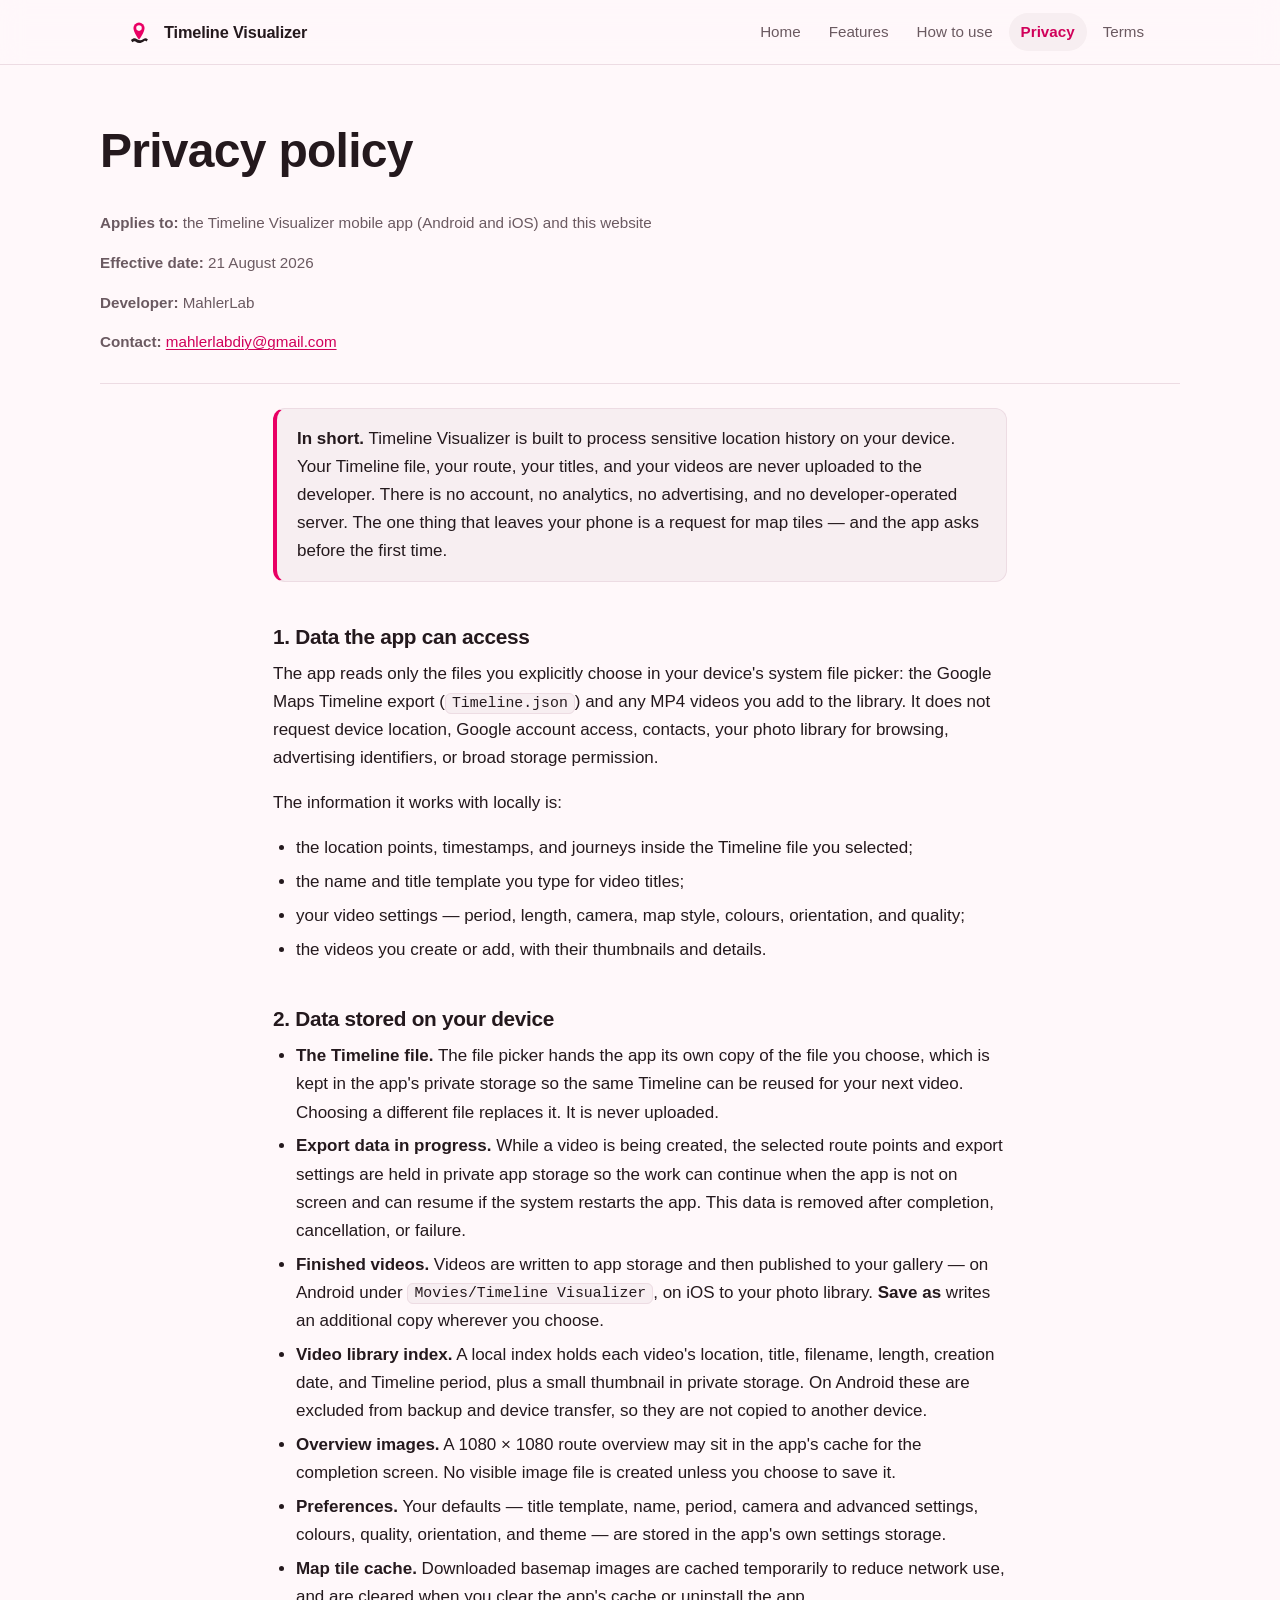
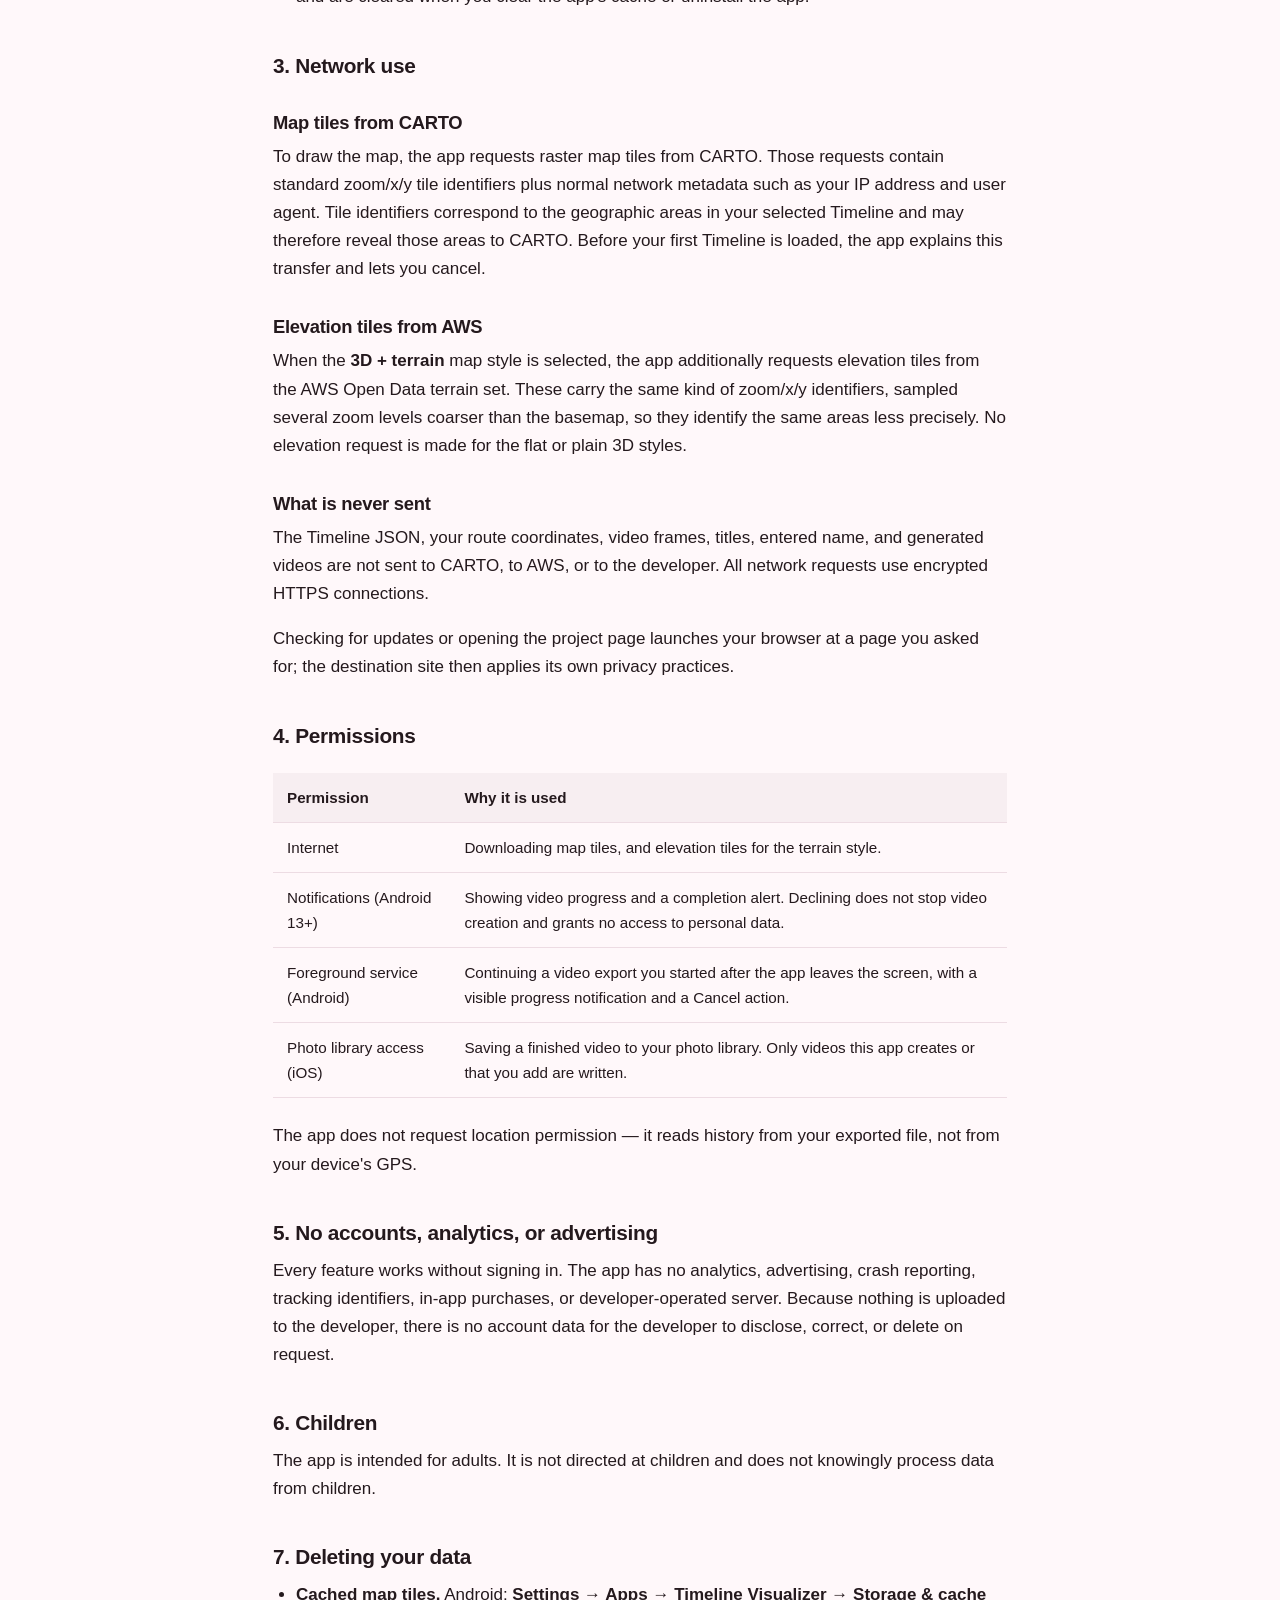
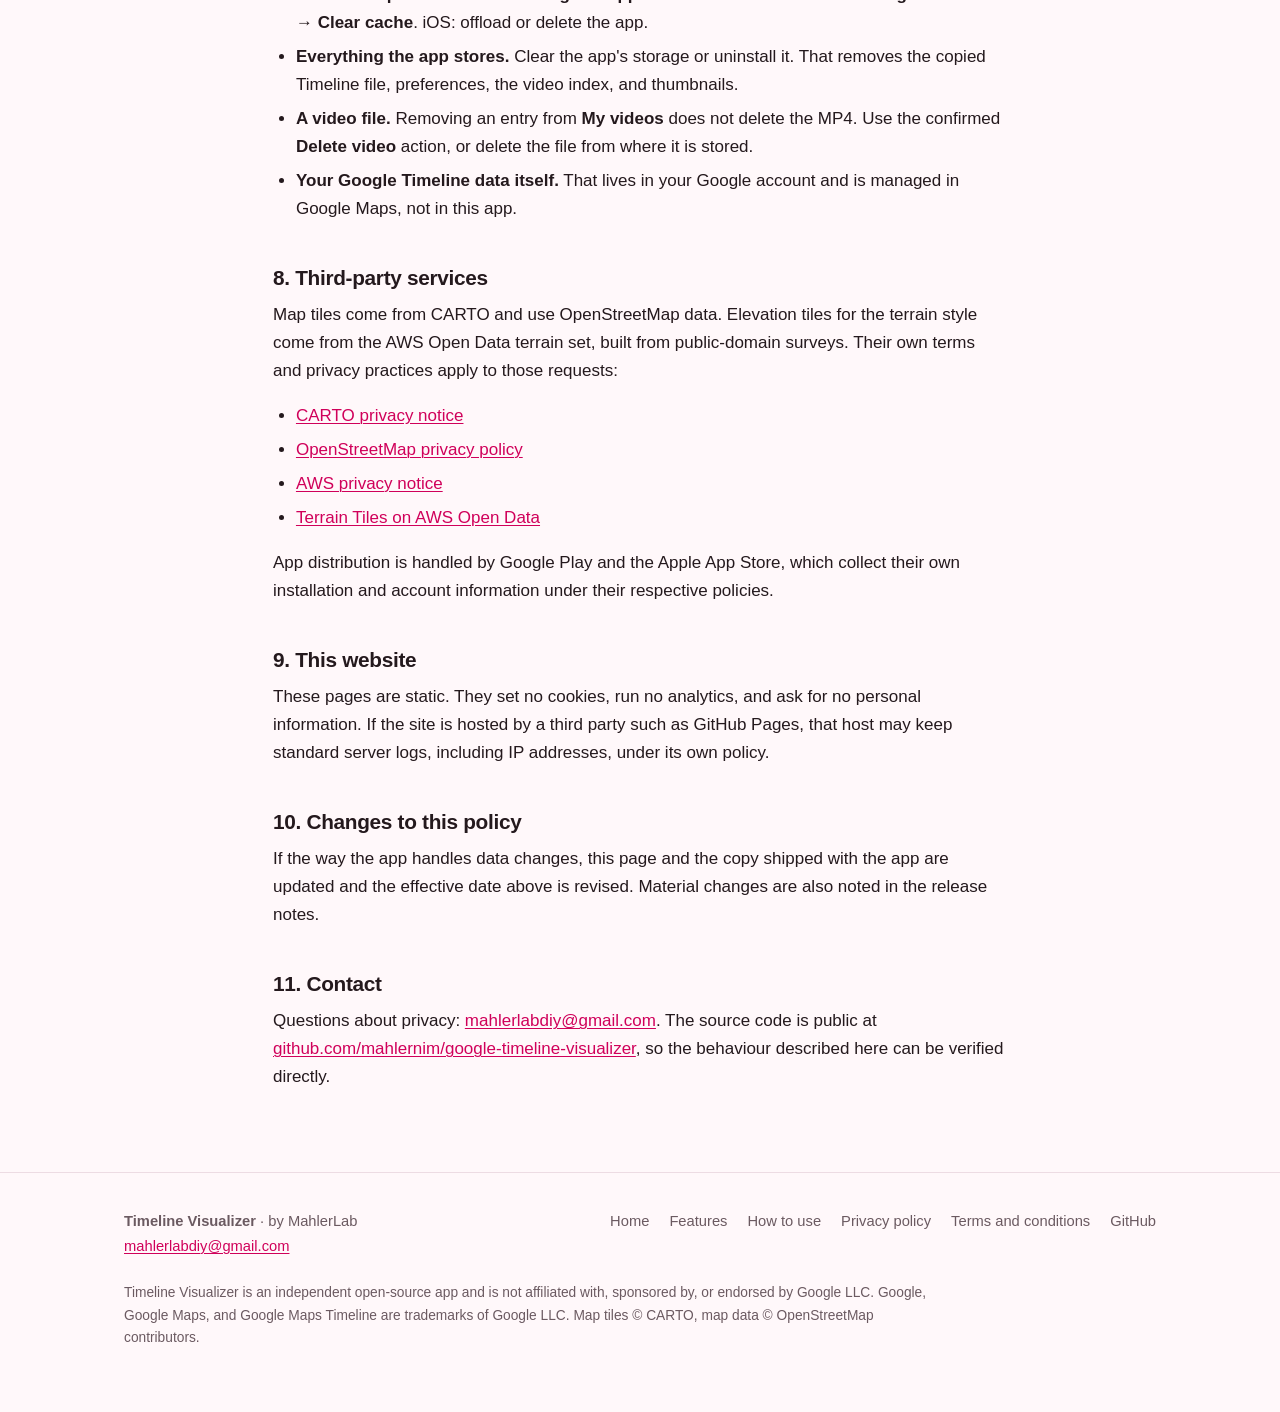
<file: privacy.html>
<!doctype html>
<html lang="en">
<head>
<meta charset="utf-8">
<meta name="viewport" content="width=device-width, initial-scale=1">
<title>Privacy policy — Timeline Visualizer</title>
<meta name="description" content="How Timeline Visualizer handles your Google Maps Timeline data: processed on your device, never uploaded, with no account, analytics, or ads.">
<link rel="icon" href="assets/img/mark.svg" type="image/svg+xml">
<link rel="apple-touch-icon" href="assets/img/app-icon.png">
<meta property="og:type" content="website">
<meta property="og:title" content="Privacy policy — Timeline Visualizer">
<meta property="og:description" content="Your Timeline file is never uploaded. No account, analytics, or advertising.">
<meta property="og:image" content="assets/img/app-icon.png">
<meta name="theme-color" content="#E90064">
<link rel="stylesheet" href="assets/css/style.css">
</head>
<body>
<a class="skip-link" href="#main">Skip to content</a>

<header class="site-header">
  <div class="wrap">
    <a class="brand" href="index.html">
      <img src="assets/img/mark.svg" alt="">
      Timeline Visualizer
    </a>
    <nav class="nav" aria-label="Main">
      <a href="index.html">Home</a>
      <a href="features.html">Features</a>
      <a href="how-to-use.html">How to use</a>
      <a href="privacy.html" aria-current="page">Privacy</a>
      <a href="terms.html">Terms</a>
    </nav>
  </div>
</header>

<main id="main">

  <div class="wrap page-head">
    <h1>Privacy policy</h1>
    <ul class="meta-list">
      <li><strong>Applies to:</strong> the Timeline Visualizer mobile app (Android and iOS) and this website</li>
      <li><strong>Effective date:</strong> 21 August 2026</li>
      <li><strong>Developer:</strong> MahlerLab</li>
      <li><strong>Contact:</strong> <a href="mailto:mahlerlabdiy@gmail.com">mahlerlabdiy@gmail.com</a></li>
    </ul>
  </div>

  <div class="wrap legal">

    <div class="note">
      <p>
        <strong>In short.</strong> Timeline Visualizer is built to process sensitive location
        history on your device. Your Timeline file, your route, your titles, and your videos are
        never uploaded to the developer. There is no account, no analytics, no advertising, and
        no developer-operated server. The one thing that leaves your phone is a request for map
        tiles — and the app asks before the first time.
      </p>
    </div>

    <h2>1. Data the app can access</h2>
    <p>
      The app reads only the files you explicitly choose in your device's system file picker: the
      Google Maps Timeline export (<code>Timeline.json</code>) and any MP4 videos you add to the
      library. It does not request device location, Google account access, contacts, your photo
      library for browsing, advertising identifiers, or broad storage permission.
    </p>
    <p>The information it works with locally is:</p>
    <ul>
      <li>the location points, timestamps, and journeys inside the Timeline file you selected;</li>
      <li>the name and title template you type for video titles;</li>
      <li>your video settings — period, length, camera, map style, colours, orientation, and quality;</li>
      <li>the videos you create or add, with their thumbnails and details.</li>
    </ul>

    <h2>2. Data stored on your device</h2>
    <ul>
      <li>
        <strong>The Timeline file.</strong> The file picker hands the app its own copy of the file
        you choose, which is kept in the app's private storage so the same Timeline can be reused
        for your next video. Choosing a different file replaces it. It is never uploaded.
      </li>
      <li>
        <strong>Export data in progress.</strong> While a video is being created, the selected route
        points and export settings are held in private app storage so the work can continue when the
        app is not on screen and can resume if the system restarts the app. This data is removed
        after completion, cancellation, or failure.
      </li>
      <li>
        <strong>Finished videos.</strong> Videos are written to app storage and then published to
        your gallery — on Android under <code>Movies/Timeline Visualizer</code>, on iOS to your photo
        library. <strong>Save as</strong> writes an additional copy wherever you choose.
      </li>
      <li>
        <strong>Video library index.</strong> A local index holds each video's location, title,
        filename, length, creation date, and Timeline period, plus a small thumbnail in private
        storage. On Android these are excluded from backup and device transfer, so they are not
        copied to another device.
      </li>
      <li>
        <strong>Overview images.</strong> A 1080 × 1080 route overview may sit in the app's cache for
        the completion screen. No visible image file is created unless you choose to save it.
      </li>
      <li>
        <strong>Preferences.</strong> Your defaults — title template, name, period, camera and
        advanced settings, colours, quality, orientation, and theme — are stored in the app's own
        settings storage.
      </li>
      <li>
        <strong>Map tile cache.</strong> Downloaded basemap images are cached temporarily to reduce
        network use, and are cleared when you clear the app's cache or uninstall the app.
      </li>
    </ul>

    <h2>3. Network use</h2>
    <h3>Map tiles from CARTO</h3>
    <p>
      To draw the map, the app requests raster map tiles from CARTO. Those requests contain standard
      zoom/x/y tile identifiers plus normal network metadata such as your IP address and user agent.
      Tile identifiers correspond to the geographic areas in your selected Timeline and may therefore
      reveal those areas to CARTO. Before your first Timeline is loaded, the app explains this
      transfer and lets you cancel.
    </p>
    <h3>Elevation tiles from AWS</h3>
    <p>
      When the <strong>3D + terrain</strong> map style is selected, the app additionally requests
      elevation tiles from the AWS Open Data terrain set. These carry the same kind of zoom/x/y
      identifiers, sampled several zoom levels coarser than the basemap, so they identify the same
      areas less precisely. No elevation request is made for the flat or plain 3D styles.
    </p>
    <h3>What is never sent</h3>
    <p>
      The Timeline JSON, your route coordinates, video frames, titles, entered name, and generated
      videos are not sent to CARTO, to AWS, or to the developer. All network requests use encrypted
      HTTPS connections.
    </p>
    <p>
      Checking for updates or opening the project page launches your browser at a page you asked for;
      the destination site then applies its own privacy practices.
    </p>

    <h2>4. Permissions</h2>
    <div class="table-wrap">
      <table>
        <thead>
          <tr><th scope="col">Permission</th><th scope="col">Why it is used</th></tr>
        </thead>
        <tbody>
          <tr><td>Internet</td><td>Downloading map tiles, and elevation tiles for the terrain style.</td></tr>
          <tr><td>Notifications (Android 13+)</td><td>Showing video progress and a completion alert. Declining does not stop video creation and grants no access to personal data.</td></tr>
          <tr><td>Foreground service (Android)</td><td>Continuing a video export you started after the app leaves the screen, with a visible progress notification and a Cancel action.</td></tr>
          <tr><td>Photo library access (iOS)</td><td>Saving a finished video to your photo library. Only videos this app creates or that you add are written.</td></tr>
        </tbody>
      </table>
    </div>
    <p>The app does not request location permission — it reads history from your exported file, not from your device's GPS.</p>

    <h2>5. No accounts, analytics, or advertising</h2>
    <p>
      Every feature works without signing in. The app has no analytics, advertising, crash
      reporting, tracking identifiers, in-app purchases, or developer-operated server. Because
      nothing is uploaded to the developer, there is no account data for the developer to disclose,
      correct, or delete on request.
    </p>

    <h2>6. Children</h2>
    <p>
      The app is intended for adults. It is not directed at children and does not knowingly process
      data from children.
    </p>

    <h2>7. Deleting your data</h2>
    <ul>
      <li><strong>Cached map tiles.</strong> Android: <strong>Settings → Apps → Timeline Visualizer → Storage &amp; cache → Clear cache</strong>. iOS: offload or delete the app.</li>
      <li><strong>Everything the app stores.</strong> Clear the app's storage or uninstall it. That removes the copied Timeline file, preferences, the video index, and thumbnails.</li>
      <li><strong>A video file.</strong> Removing an entry from <strong>My videos</strong> does not delete the MP4. Use the confirmed <strong>Delete video</strong> action, or delete the file from where it is stored.</li>
      <li><strong>Your Google Timeline data itself.</strong> That lives in your Google account and is managed in Google Maps, not in this app.</li>
    </ul>

    <h2>8. Third-party services</h2>
    <p>
      Map tiles come from CARTO and use OpenStreetMap data. Elevation tiles for the terrain style
      come from the AWS Open Data terrain set, built from public-domain surveys. Their own terms and
      privacy practices apply to those requests:
    </p>
    <ul>
      <li><a href="https://carto.com/privacy/">CARTO privacy notice</a></li>
      <li><a href="https://osmfoundation.org/wiki/Privacy_Policy">OpenStreetMap privacy policy</a></li>
      <li><a href="https://aws.amazon.com/privacy/">AWS privacy notice</a></li>
      <li><a href="https://registry.opendata.aws/terrain-tiles/">Terrain Tiles on AWS Open Data</a></li>
    </ul>
    <p>
      App distribution is handled by Google Play and the Apple App Store, which collect their own
      installation and account information under their respective policies.
    </p>

    <h2>9. This website</h2>
    <p>
      These pages are static. They set no cookies, run no analytics, and ask for no personal
      information. If the site is hosted by a third party such as GitHub Pages, that host may keep
      standard server logs, including IP addresses, under its own policy.
    </p>

    <h2>10. Changes to this policy</h2>
    <p>
      If the way the app handles data changes, this page and the copy shipped with the app are
      updated and the effective date above is revised. Material changes are also noted in the
      release notes.
    </p>

    <h2>11. Contact</h2>
    <p>
      Questions about privacy: <a href="mailto:mahlerlabdiy@gmail.com">mahlerlabdiy@gmail.com</a>.
      The source code is public at
      <a href="https://github.com/mahlernim/google-timeline-visualizer">github.com/mahlernim/google-timeline-visualizer</a>,
      so the behaviour described here can be verified directly.
    </p>

  </div>

</main>

<footer class="site-footer">
  <div class="wrap">
    <div class="footer-grid">
      <div>
        <strong>Timeline Visualizer</strong> · by MahlerLab<br>
        <a href="mailto:mahlerlabdiy@gmail.com">mahlerlabdiy@gmail.com</a>
      </div>
      <nav class="footer-links" aria-label="Footer">
        <a href="index.html">Home</a>
        <a href="features.html">Features</a>
        <a href="how-to-use.html">How to use</a>
        <a href="privacy.html">Privacy policy</a>
        <a href="terms.html">Terms and conditions</a>
        <a href="https://github.com/mahlernim/google-timeline-visualizer">GitHub</a>
      </nav>
    </div>
    <p class="disclaimer">
      Timeline Visualizer is an independent open-source app and is not affiliated with,
      sponsored by, or endorsed by Google LLC. Google, Google Maps, and Google Maps Timeline
      are trademarks of Google LLC. Map tiles © CARTO, map data © OpenStreetMap contributors.
    </p>
  </div>
</footer>

</body>
</html>
</file>
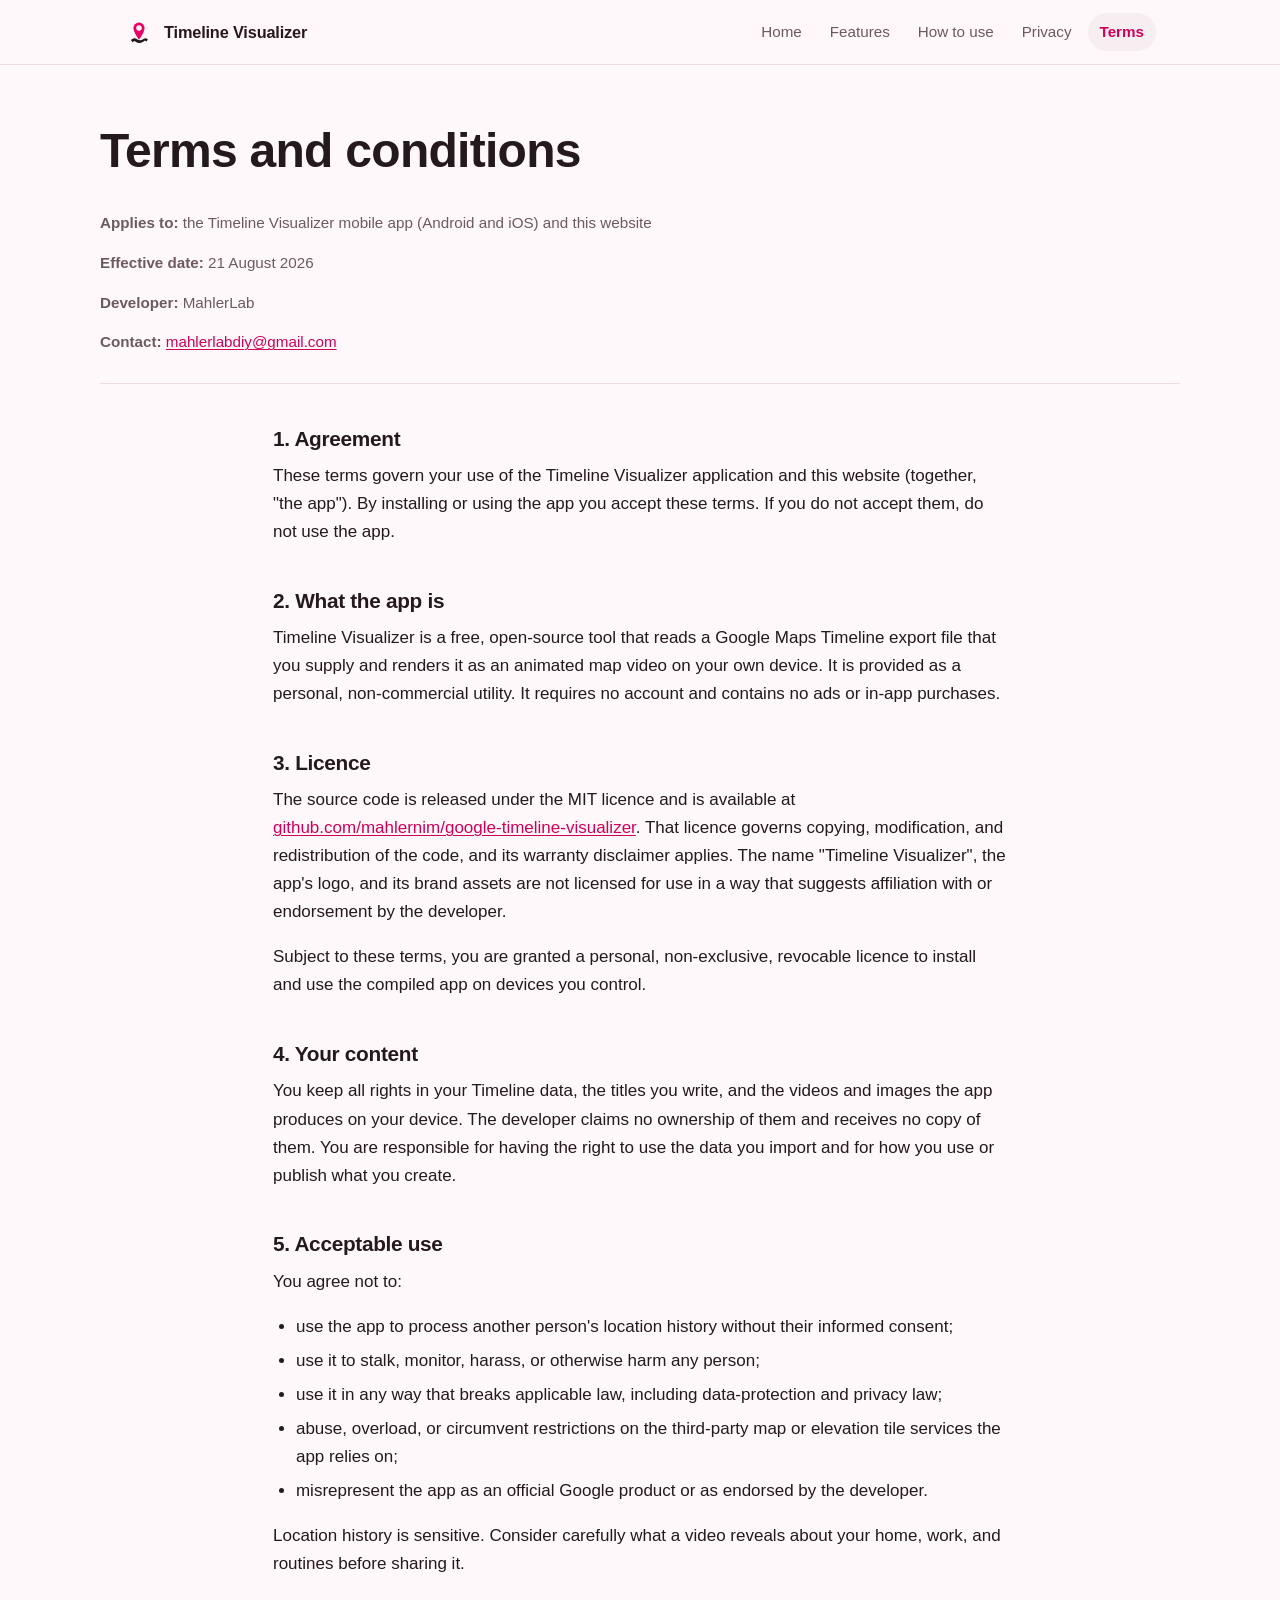
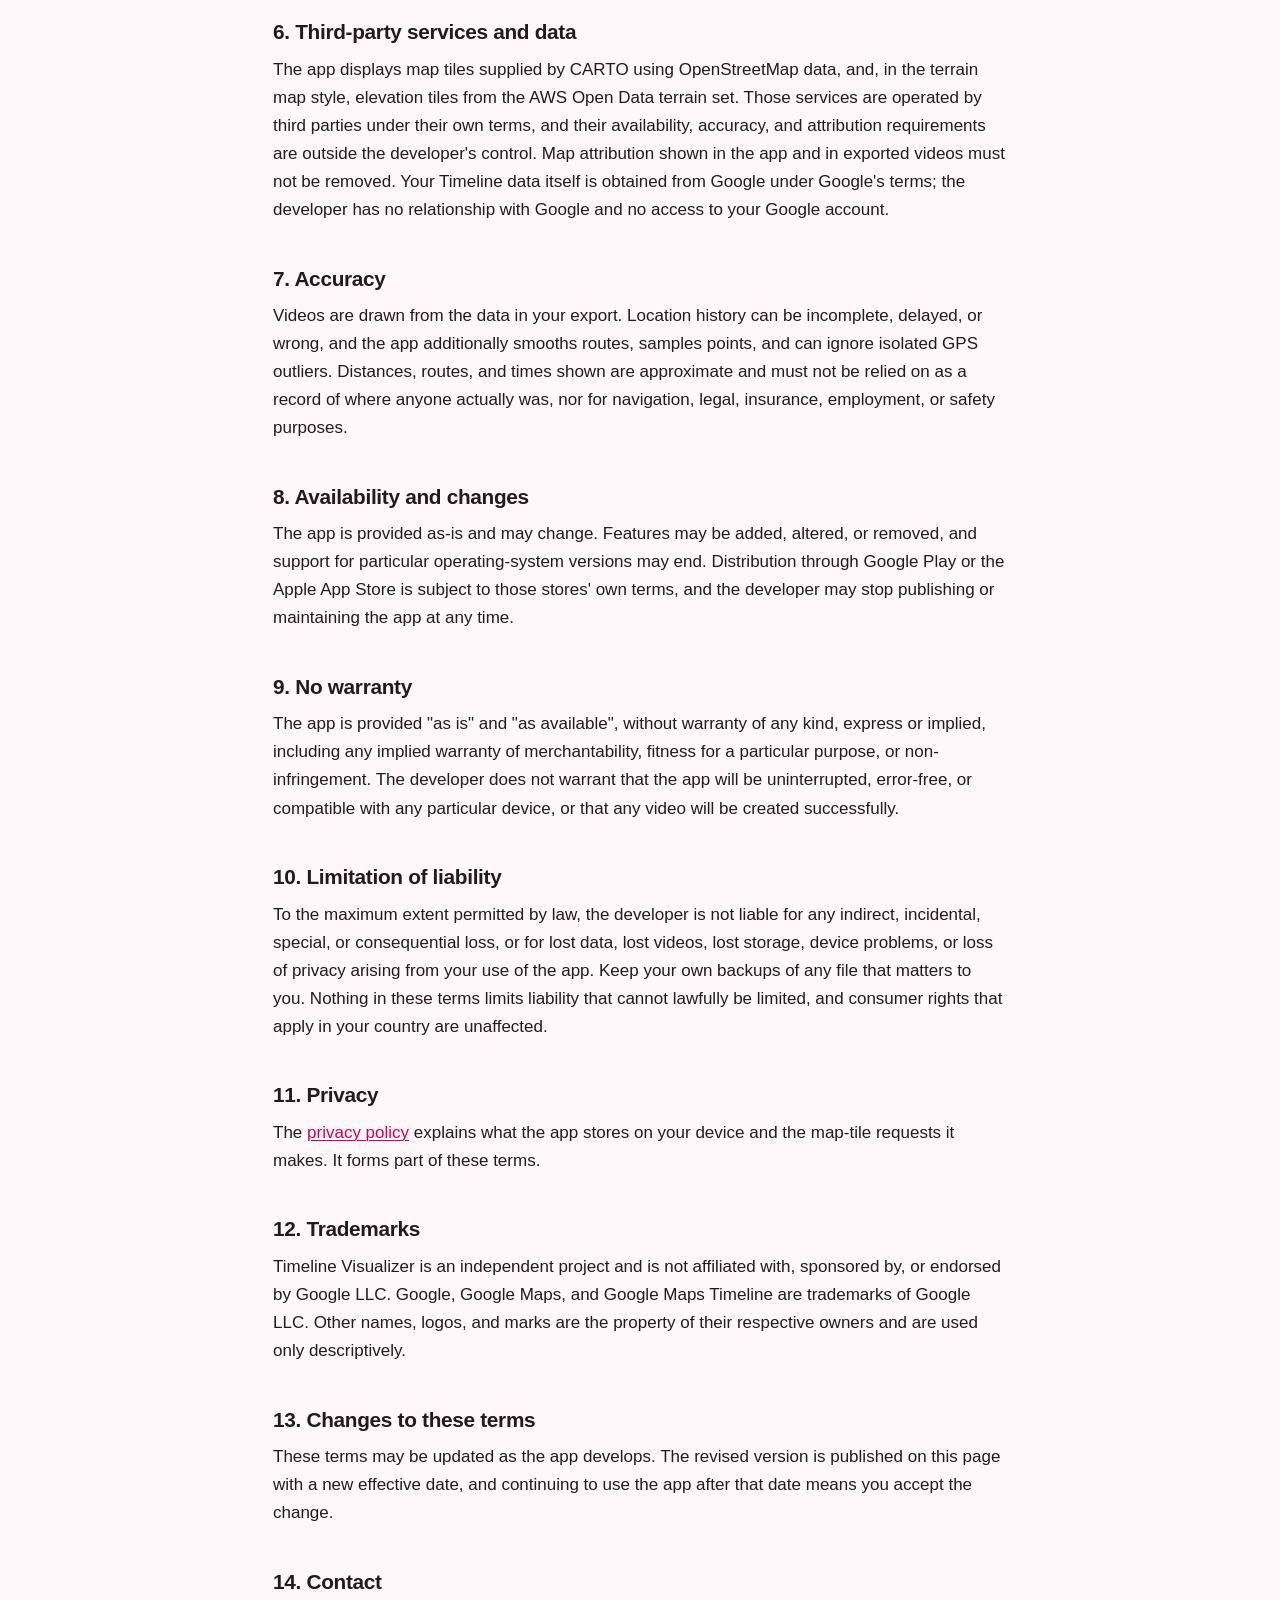
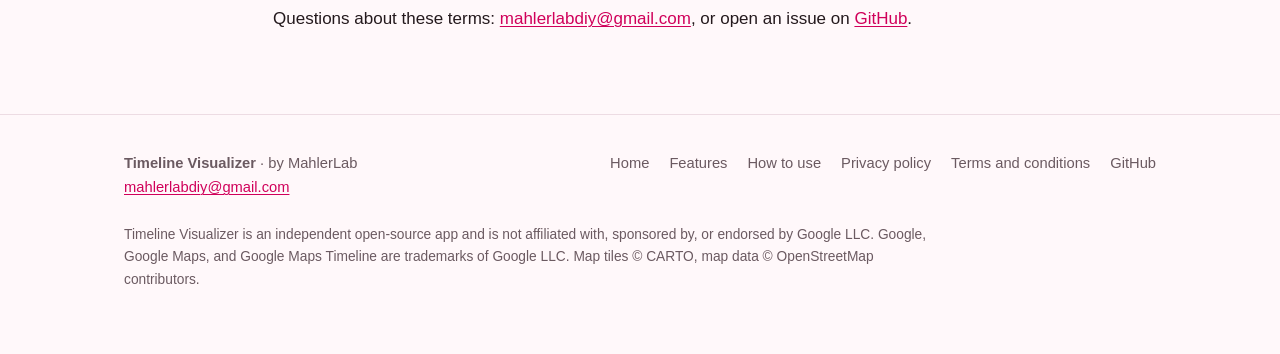
<file: terms.html>
<!doctype html>
<html lang="en">
<head>
<meta charset="utf-8">
<meta name="viewport" content="width=device-width, initial-scale=1">
<title>Terms and conditions — Timeline Visualizer</title>
<meta name="description" content="The terms and conditions for using the Timeline Visualizer app and website: licence, acceptable use, third-party services, disclaimers, and contact.">
<link rel="icon" href="assets/img/mark.svg" type="image/svg+xml">
<link rel="apple-touch-icon" href="assets/img/app-icon.png">
<meta property="og:type" content="website">
<meta property="og:title" content="Terms and conditions — Timeline Visualizer">
<meta property="og:description" content="Licence, acceptable use, third-party services, and disclaimers for Timeline Visualizer.">
<meta property="og:image" content="assets/img/app-icon.png">
<meta name="theme-color" content="#E90064">
<link rel="stylesheet" href="assets/css/style.css">
</head>
<body>
<a class="skip-link" href="#main">Skip to content</a>

<header class="site-header">
  <div class="wrap">
    <a class="brand" href="index.html">
      <img src="assets/img/mark.svg" alt="">
      Timeline Visualizer
    </a>
    <nav class="nav" aria-label="Main">
      <a href="index.html">Home</a>
      <a href="features.html">Features</a>
      <a href="how-to-use.html">How to use</a>
      <a href="privacy.html">Privacy</a>
      <a href="terms.html" aria-current="page">Terms</a>
    </nav>
  </div>
</header>

<main id="main">

  <div class="wrap page-head">
    <h1>Terms and conditions</h1>
    <ul class="meta-list">
      <li><strong>Applies to:</strong> the Timeline Visualizer mobile app (Android and iOS) and this website</li>
      <li><strong>Effective date:</strong> 21 August 2026</li>
      <li><strong>Developer:</strong> MahlerLab</li>
      <li><strong>Contact:</strong> <a href="mailto:mahlerlabdiy@gmail.com">mahlerlabdiy@gmail.com</a></li>
    </ul>
  </div>

  <div class="wrap legal">

    <h2>1. Agreement</h2>
    <p>
      These terms govern your use of the Timeline Visualizer application and this website
      (together, "the app"). By installing or using the app you accept these terms. If you do not
      accept them, do not use the app.
    </p>

    <h2>2. What the app is</h2>
    <p>
      Timeline Visualizer is a free, open-source tool that reads a Google Maps Timeline export file
      that you supply and renders it as an animated map video on your own device. It is provided as
      a personal, non-commercial utility. It requires no account and contains no ads or in-app
      purchases.
    </p>

    <h2>3. Licence</h2>
    <p>
      The source code is released under the MIT licence and is available at
      <a href="https://github.com/mahlernim/google-timeline-visualizer">github.com/mahlernim/google-timeline-visualizer</a>.
      That licence governs copying, modification, and redistribution of the code, and its warranty
      disclaimer applies. The name "Timeline Visualizer", the app's logo, and its brand assets are
      not licensed for use in a way that suggests affiliation with or endorsement by the developer.
    </p>
    <p>
      Subject to these terms, you are granted a personal, non-exclusive, revocable licence to install
      and use the compiled app on devices you control.
    </p>

    <h2>4. Your content</h2>
    <p>
      You keep all rights in your Timeline data, the titles you write, and the videos and images the
      app produces on your device. The developer claims no ownership of them and receives no copy of
      them. You are responsible for having the right to use the data you import and for how you use
      or publish what you create.
    </p>

    <h2>5. Acceptable use</h2>
    <p>You agree not to:</p>
    <ul>
      <li>use the app to process another person's location history without their informed consent;</li>
      <li>use it to stalk, monitor, harass, or otherwise harm any person;</li>
      <li>use it in any way that breaks applicable law, including data-protection and privacy law;</li>
      <li>abuse, overload, or circumvent restrictions on the third-party map or elevation tile services the app relies on;</li>
      <li>misrepresent the app as an official Google product or as endorsed by the developer.</li>
    </ul>
    <p>
      Location history is sensitive. Consider carefully what a video reveals about your home, work,
      and routines before sharing it.
    </p>

    <h2>6. Third-party services and data</h2>
    <p>
      The app displays map tiles supplied by CARTO using OpenStreetMap data, and, in the terrain map
      style, elevation tiles from the AWS Open Data terrain set. Those services are operated by third
      parties under their own terms, and their availability, accuracy, and attribution requirements
      are outside the developer's control. Map attribution shown in the app and in exported videos
      must not be removed. Your Timeline data itself is obtained from Google under Google's terms;
      the developer has no relationship with Google and no access to your Google account.
    </p>

    <h2>7. Accuracy</h2>
    <p>
      Videos are drawn from the data in your export. Location history can be incomplete, delayed, or
      wrong, and the app additionally smooths routes, samples points, and can ignore isolated GPS
      outliers. Distances, routes, and times shown are approximate and must not be relied on as a
      record of where anyone actually was, nor for navigation, legal, insurance, employment, or
      safety purposes.
    </p>

    <h2>8. Availability and changes</h2>
    <p>
      The app is provided as-is and may change. Features may be added, altered, or removed, and
      support for particular operating-system versions may end. Distribution through Google Play or
      the Apple App Store is subject to those stores' own terms, and the developer may stop
      publishing or maintaining the app at any time.
    </p>

    <h2>9. No warranty</h2>
    <p>
      The app is provided "as is" and "as available", without warranty of any kind, express or
      implied, including any implied warranty of merchantability, fitness for a particular purpose,
      or non-infringement. The developer does not warrant that the app will be uninterrupted,
      error-free, or compatible with any particular device, or that any video will be created
      successfully.
    </p>

    <h2>10. Limitation of liability</h2>
    <p>
      To the maximum extent permitted by law, the developer is not liable for any indirect,
      incidental, special, or consequential loss, or for lost data, lost videos, lost storage, device
      problems, or loss of privacy arising from your use of the app. Keep your own backups of any
      file that matters to you. Nothing in these terms limits liability that cannot lawfully be
      limited, and consumer rights that apply in your country are unaffected.
    </p>

    <h2>11. Privacy</h2>
    <p>
      The <a href="privacy.html">privacy policy</a> explains what the app stores on your device and
      the map-tile requests it makes. It forms part of these terms.
    </p>

    <h2>12. Trademarks</h2>
    <p>
      Timeline Visualizer is an independent project and is not affiliated with, sponsored by, or
      endorsed by Google LLC. Google, Google Maps, and Google Maps Timeline are trademarks of Google
      LLC. Other names, logos, and marks are the property of their respective owners and are used
      only descriptively.
    </p>

    <h2>13. Changes to these terms</h2>
    <p>
      These terms may be updated as the app develops. The revised version is published on this page
      with a new effective date, and continuing to use the app after that date means you accept the
      change.
    </p>

    <h2>14. Contact</h2>
    <p>
      Questions about these terms: <a href="mailto:mahlerlabdiy@gmail.com">mahlerlabdiy@gmail.com</a>,
      or open an issue on
      <a href="https://github.com/mahlernim/google-timeline-visualizer">GitHub</a>.
    </p>

  </div>

</main>

<footer class="site-footer">
  <div class="wrap">
    <div class="footer-grid">
      <div>
        <strong>Timeline Visualizer</strong> · by MahlerLab<br>
        <a href="mailto:mahlerlabdiy@gmail.com">mahlerlabdiy@gmail.com</a>
      </div>
      <nav class="footer-links" aria-label="Footer">
        <a href="index.html">Home</a>
        <a href="features.html">Features</a>
        <a href="how-to-use.html">How to use</a>
        <a href="privacy.html">Privacy policy</a>
        <a href="terms.html">Terms and conditions</a>
        <a href="https://github.com/mahlernim/google-timeline-visualizer">GitHub</a>
      </nav>
    </div>
    <p class="disclaimer">
      Timeline Visualizer is an independent open-source app and is not affiliated with,
      sponsored by, or endorsed by Google LLC. Google, Google Maps, and Google Maps Timeline
      are trademarks of Google LLC. Map tiles © CARTO, map data © OpenStreetMap contributors.
    </p>
  </div>
</footer>

</body>
</html>
</file>
<file: assets/css/style.css>
/* Timeline Visualizer — site styles
   Palette follows docs/brand.md: magenta accent, pale surfaces, dark plum text. */

:root {
  --brand: #e90064;
  --brand-bright: #ff2e7e;
  --interactive: #d0005a;
  --surface: #fff8fa;
  --surface-container: #f7eef1;
  --surface-elevated: #ffffff;
  --on-surface: #24191d;
  --on-surface-muted: #6b5a61;
  --border: #eddce3;
  --shadow: 0 1px 2px rgba(36, 25, 29, .06), 0 8px 24px rgba(36, 25, 29, .06);
  --radius: 16px;
  --maxw: 1080px;
}

@media (prefers-color-scheme: dark) {
  :root {
    --brand: #ff2e7e;
    --brand-bright: #ff6ba0;
    --interactive: #ff86b1;
    --surface: #120e14;
    --surface-container: #1d161e;
    --surface-elevated: #241c26;
    --on-surface: #f2e7ec;
    --on-surface-muted: #bda8b2;
    --border: #362b39;
    --shadow: 0 1px 2px rgba(0, 0, 0, .4), 0 8px 24px rgba(0, 0, 0, .35);
  }
}

* { box-sizing: border-box; }

html { scroll-behavior: smooth; }

body {
  margin: 0;
  background: var(--surface);
  color: var(--on-surface);
  font-family: -apple-system, BlinkMacSystemFont, "Segoe UI", Roboto, "Helvetica Neue", Arial, sans-serif;
  font-size: 17px;
  line-height: 1.65;
  -webkit-font-smoothing: antialiased;
}

.wrap { width: 100%; max-width: var(--maxw); margin: 0 auto; padding: 0 24px; }

a { color: var(--interactive); text-decoration-thickness: 1px; text-underline-offset: 2px; }
a:hover { color: var(--brand); }

h1, h2, h3 { line-height: 1.25; letter-spacing: -.015em; margin: 0 0 .5em; }
h1 { font-size: clamp(2rem, 5vw, 3rem); }
h2 { font-size: clamp(1.4rem, 3vw, 1.85rem); margin-top: 2em; }
h3 { font-size: 1.15rem; margin-top: 1.75em; }
p { margin: 0 0 1em; }
ul, ol { margin: 0 0 1em; padding-left: 1.35em; }
li { margin: .35em 0; }
code {
  font-family: ui-monospace, SFMono-Regular, Menlo, Consolas, monospace;
  font-size: .875em;
  background: var(--surface-container);
  border: 1px solid var(--border);
  border-radius: 6px;
  padding: .1em .4em;
}
hr { border: 0; border-top: 1px solid var(--border); margin: 3rem 0; }

/* ---------- header ---------- */

.site-header {
  position: sticky;
  top: 0;
  z-index: 20;
  background: color-mix(in srgb, var(--surface) 88%, transparent);
  backdrop-filter: saturate(180%) blur(12px);
  border-bottom: 1px solid var(--border);
}
.site-header .wrap {
  display: flex;
  align-items: center;
  gap: 20px;
  min-height: 64px;
  flex-wrap: wrap;
}
.brand {
  display: flex;
  align-items: center;
  gap: 10px;
  font-weight: 700;
  font-size: 1.02rem;
  letter-spacing: -.01em;
  color: var(--on-surface);
  text-decoration: none;
  margin-right: auto;
}
.brand img { width: 30px; height: 30px; display: block; }
.nav { display: flex; gap: 4px; flex-wrap: wrap; margin: 0 0 0 auto; padding: 4px 0; }
.nav a {
  color: var(--on-surface-muted);
  text-decoration: none;
  font-size: .95rem;
  font-weight: 500;
  padding: 6px 12px;
  border-radius: 999px;
}
.nav a:hover { background: var(--surface-container); color: var(--on-surface); }
.nav a[aria-current="page"] { background: var(--surface-container); color: var(--interactive); font-weight: 600; }

/* ---------- hero ---------- */

.hero { padding: 72px 0 40px; }
.hero-grid { display: grid; grid-template-columns: 1.1fr .9fr; gap: 48px; align-items: center; }
.eyebrow {
  display: inline-block;
  font-size: .78rem;
  font-weight: 700;
  letter-spacing: .09em;
  text-transform: uppercase;
  color: var(--interactive);
  background: var(--surface-container);
  border: 1px solid var(--border);
  border-radius: 999px;
  padding: 5px 14px;
  margin-bottom: 20px;
}
.hero h1 { margin-bottom: .35em; }
.hero .lede { font-size: 1.18rem; color: var(--on-surface-muted); max-width: 34em; }
.hero-art {
  display: flex;
  justify-content: center;
  background: linear-gradient(160deg, var(--surface-container), var(--surface));
  border: 1px solid var(--border);
  border-radius: 28px;
  padding: 28px;
  box-shadow: var(--shadow);
}
.hero-art img { width: 100%; max-width: 300px; height: auto; border-radius: 20px; display: block; }

.actions { display: flex; flex-wrap: wrap; gap: 12px; margin-top: 28px; }
.btn {
  display: inline-flex;
  align-items: center;
  gap: 8px;
  border-radius: 999px;
  padding: 12px 24px;
  font-weight: 600;
  font-size: .98rem;
  text-decoration: none;
  border: 1px solid transparent;
  transition: transform .12s ease, background .12s ease;
}
.btn:hover { transform: translateY(-1px); }
.btn-primary { background: var(--interactive); color: #fff; }
.btn-primary:hover { background: var(--brand); color: #fff; }
.btn-ghost { background: transparent; border-color: var(--border); color: var(--on-surface); }
.btn-ghost:hover { background: var(--surface-container); color: var(--on-surface); }

/* ---------- sections ---------- */

section { padding: 8px 0; }
.section-lead { color: var(--on-surface-muted); max-width: 42em; font-size: 1.05rem; }

.cards { display: grid; grid-template-columns: repeat(auto-fit, minmax(260px, 1fr)); gap: 20px; margin: 28px 0; }
.card {
  background: var(--surface-elevated);
  border: 1px solid var(--border);
  border-radius: var(--radius);
  padding: 24px;
  box-shadow: var(--shadow);
}
.card h3 { margin: 0 0 .4em; font-size: 1.08rem; }
.card p:last-child, .card ul:last-child { margin-bottom: 0; }
.card .icon {
  width: 40px; height: 40px;
  display: grid; place-items: center;
  border-radius: 12px;
  background: var(--surface-container);
  font-size: 1.25rem;
  margin-bottom: 14px;
}

.steps { counter-reset: step; list-style: none; padding: 0; margin: 28px 0; }
.steps > li {
  counter-increment: step;
  position: relative;
  padding: 22px 24px 22px 74px;
  background: var(--surface-elevated);
  border: 1px solid var(--border);
  border-radius: var(--radius);
  margin: 0 0 16px;
  box-shadow: var(--shadow);
}
.steps > li::before {
  content: counter(step);
  position: absolute;
  left: 24px; top: 22px;
  width: 32px; height: 32px;
  display: grid; place-items: center;
  border-radius: 50%;
  background: var(--interactive);
  color: #fff;
  font-weight: 700;
  font-size: .95rem;
}
.steps h3 { margin: 0 0 .35em; font-size: 1.08rem; }
.steps p:last-child, .steps ul:last-child { margin-bottom: 0; }

.shots { display: grid; grid-template-columns: repeat(auto-fit, minmax(180px, 1fr)); gap: 20px; margin: 28px 0; }
.shot { text-align: center; }
.shot img {
  width: 100%; height: auto; display: block;
  border: 1px solid var(--border);
  border-radius: 14px;
  background: var(--surface-container);
  box-shadow: var(--shadow);
}
.shot figcaption { font-size: .88rem; color: var(--on-surface-muted); margin-top: 10px; }

.note {
  background: var(--surface-container);
  border: 1px solid var(--border);
  border-left: 4px solid var(--brand);
  border-radius: 12px;
  padding: 16px 20px;
  margin: 24px 0;
}
.note p:last-child { margin-bottom: 0; }
.note strong { color: var(--on-surface); }

.table-wrap { overflow-x: auto; margin: 24px 0; }
table { border-collapse: collapse; width: 100%; min-width: 480px; font-size: .95rem; }
th, td { text-align: left; padding: 12px 14px; border-bottom: 1px solid var(--border); vertical-align: top; }
th { background: var(--surface-container); font-weight: 600; }

/* ---------- legal pages ---------- */

.page-head { padding: 56px 0 8px; border-bottom: 1px solid var(--border); margin-bottom: 8px; }
.page-head p { color: var(--on-surface-muted); margin-bottom: 0; }
.legal { max-width: 46em; padding-bottom: 24px; }
.legal h2 { font-size: 1.3rem; }
.meta-list { list-style: none; padding: 0; display: grid; gap: 4px; color: var(--on-surface-muted); font-size: .95rem; }

.toc {
  background: var(--surface-container);
  border: 1px solid var(--border);
  border-radius: var(--radius);
  padding: 20px 24px;
  margin: 28px 0;
}
.toc h2 { margin: 0 0 .5em; font-size: 1rem; text-transform: uppercase; letter-spacing: .07em; color: var(--on-surface-muted); }
.toc ol { margin: 0; padding-left: 1.2em; columns: 2; column-gap: 32px; }
.toc li { margin: .2em 0; break-inside: avoid; }

/* ---------- cta + footer ---------- */

.cta {
  background: var(--surface-container);
  border: 1px solid var(--border);
  border-radius: 24px;
  padding: 40px;
  margin: 56px 0;
  text-align: center;
}
.cta h2 { margin-top: 0; }
.cta p { color: var(--on-surface-muted); max-width: 38em; margin-inline: auto; }
.cta .actions { justify-content: center; }

.site-footer {
  border-top: 1px solid var(--border);
  margin-top: 40px;
  padding: 36px 0 48px;
  color: var(--on-surface-muted);
  font-size: .92rem;
}
.footer-grid { display: flex; flex-wrap: wrap; gap: 24px 48px; justify-content: space-between; }
.footer-links { display: flex; flex-wrap: wrap; gap: 8px 20px; }
.footer-links a { color: var(--on-surface-muted); text-decoration: none; }
.footer-links a:hover { color: var(--interactive); text-decoration: underline; }
.disclaimer { margin-top: 24px; font-size: .86rem; max-width: 60em; }

.skip-link {
  position: absolute; left: -9999px; top: 0;
  background: var(--interactive); color: #fff;
  padding: 10px 16px; border-radius: 0 0 8px 0; z-index: 50;
}
.skip-link:focus { left: 0; }

:focus-visible { outline: 3px solid var(--brand); outline-offset: 2px; border-radius: 4px; }

@media (max-width: 820px) {
  .hero { padding: 44px 0 24px; }
  .hero-grid { grid-template-columns: 1fr; gap: 32px; }
  .hero-art { order: -1; padding: 20px; }
  .toc ol { columns: 1; }
  .cta { padding: 28px 22px; }
}

@media (max-width: 560px) {
  body { font-size: 16px; }
  .wrap { padding: 0 18px; }
  .nav { margin-left: -4px; }
  .steps > li { padding: 20px 18px 20px 18px; }
  .steps > li::before { position: static; margin-bottom: 10px; }
}

@media print {
  .site-header, .cta, .actions { display: none; }
  body { background: #fff; color: #000; }
}
</file>
